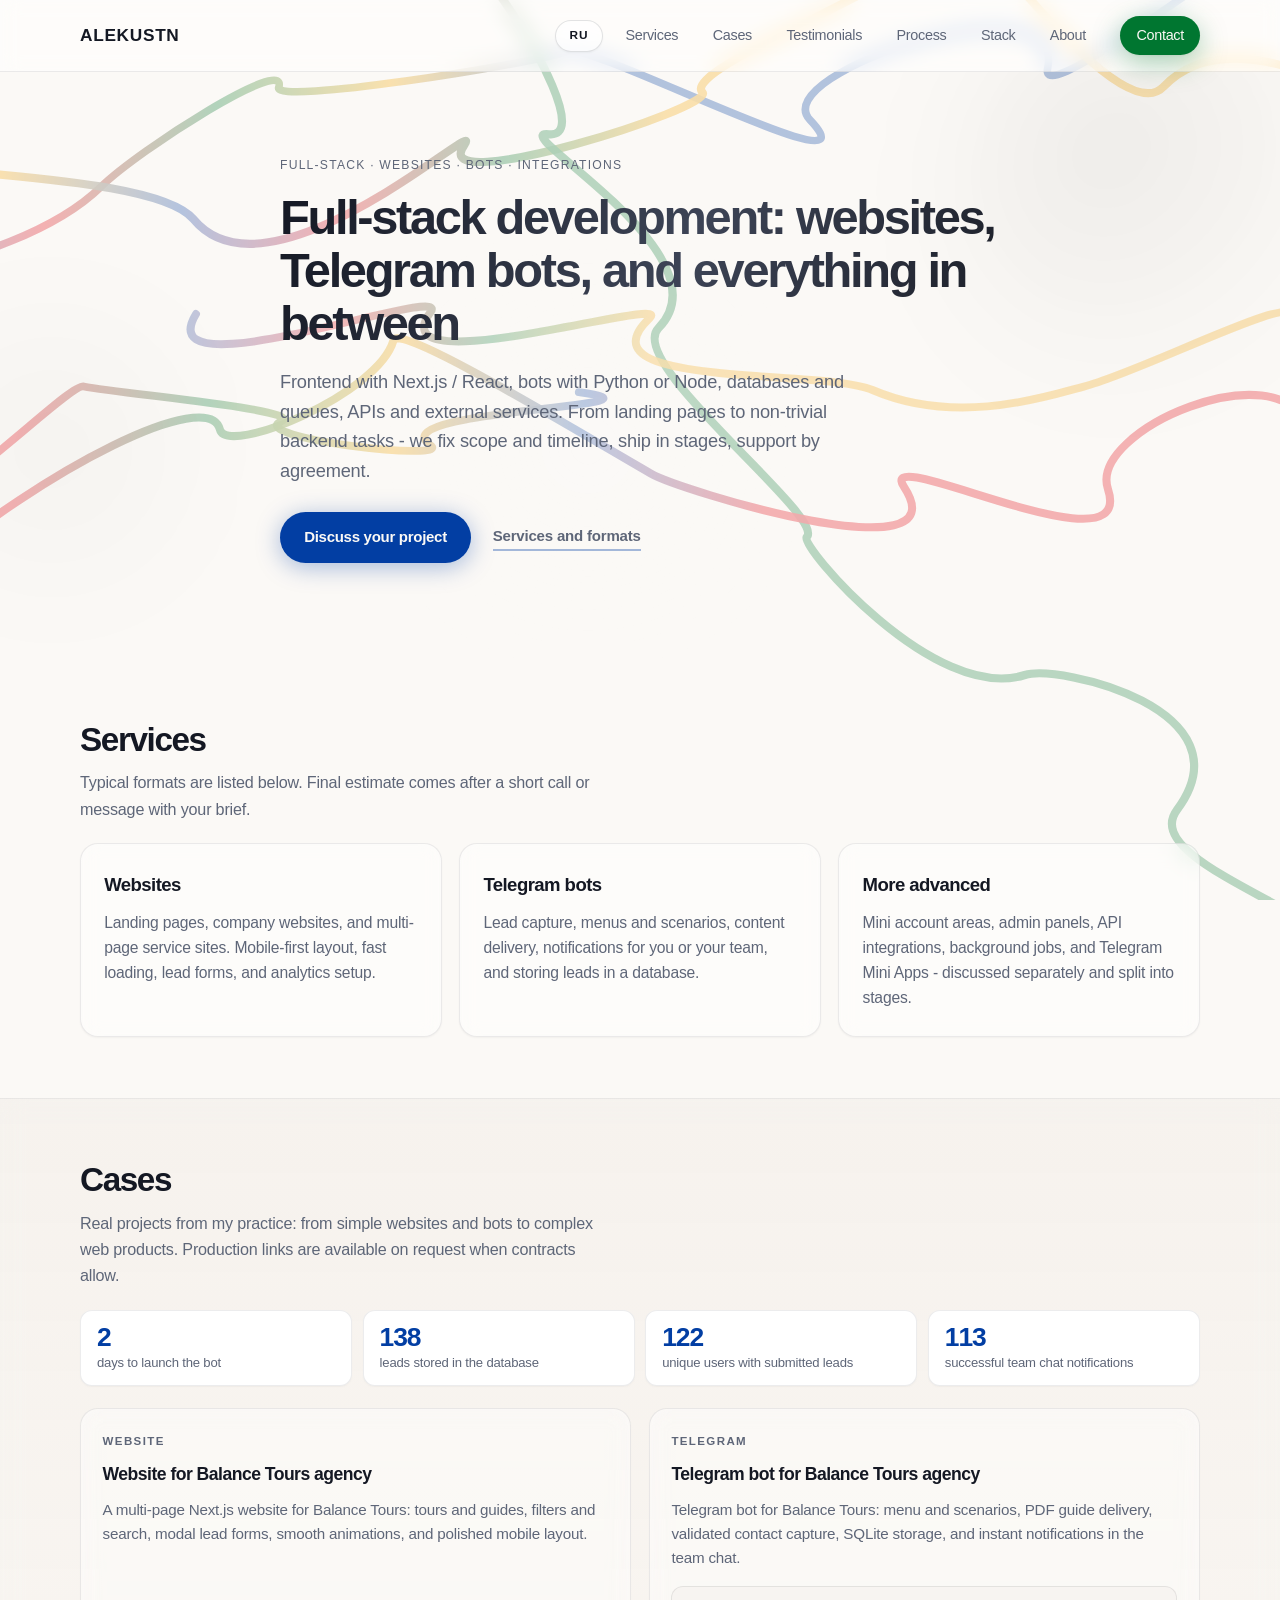
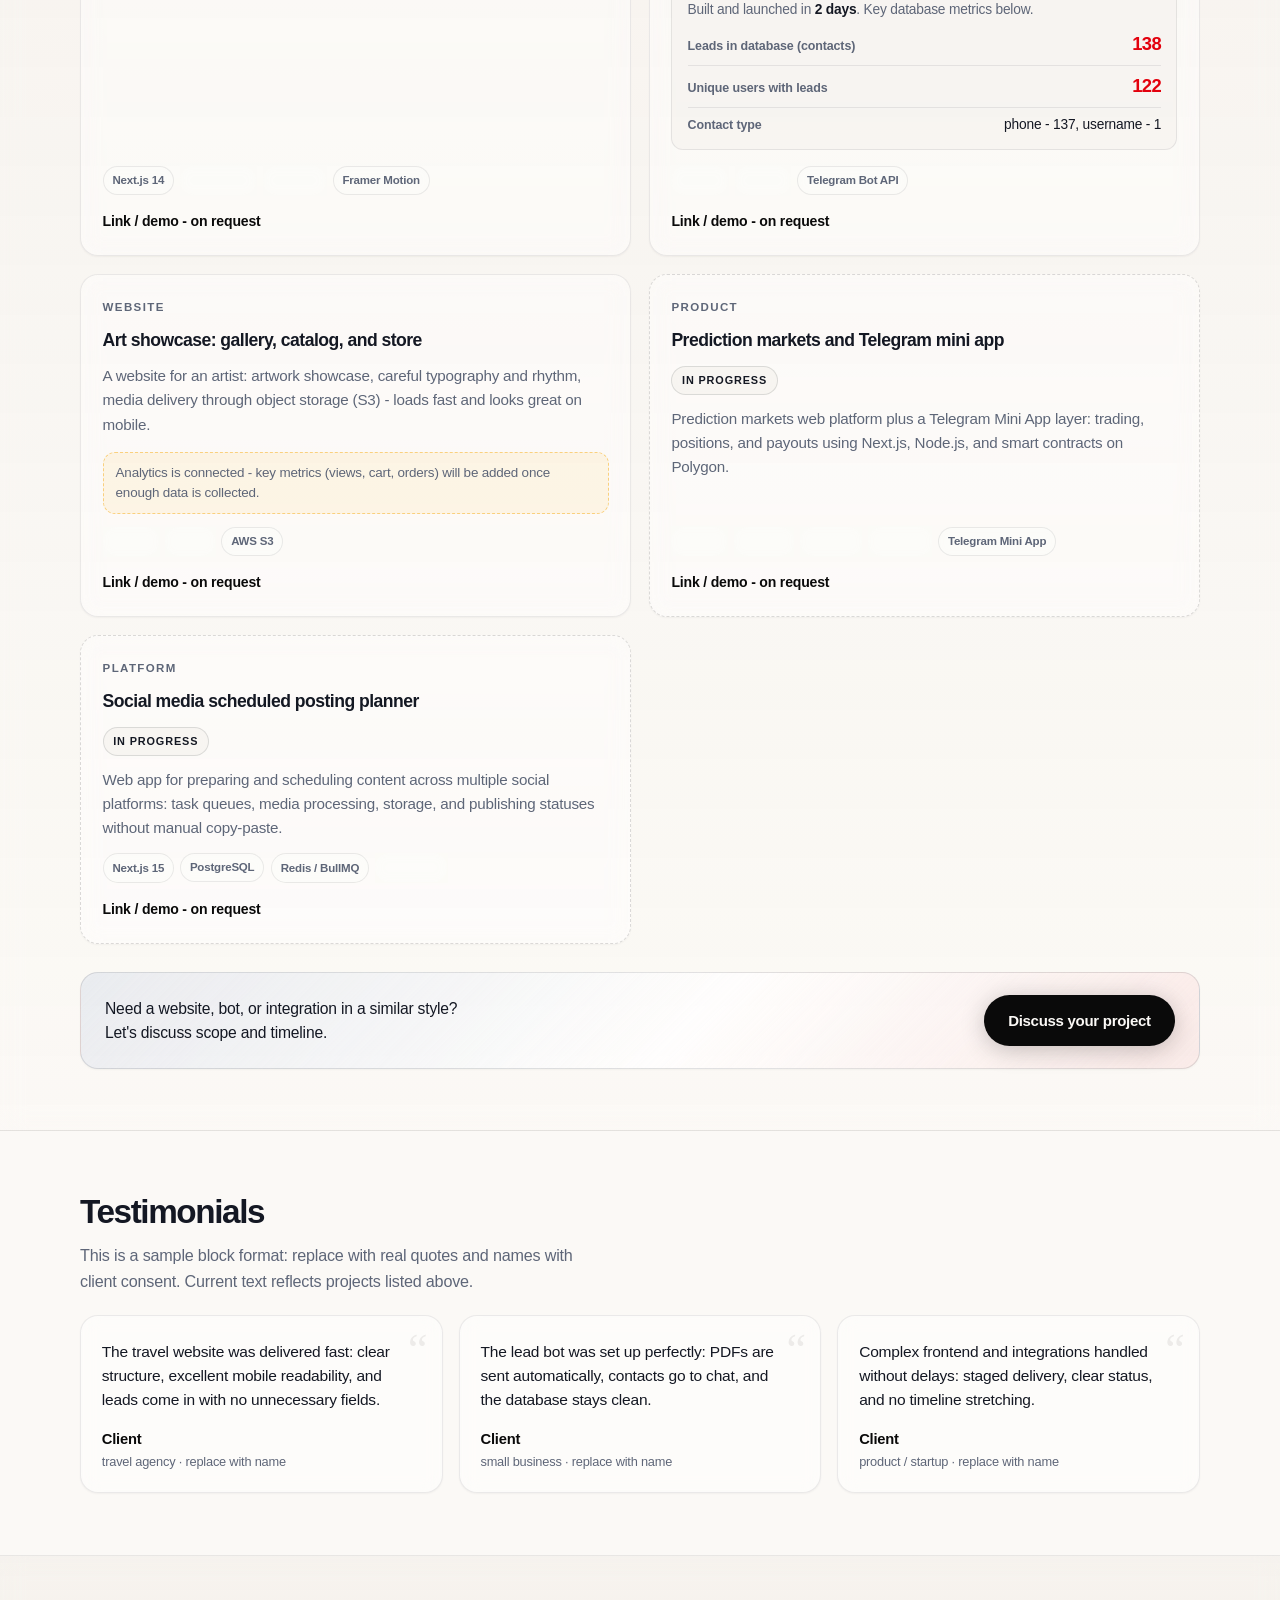
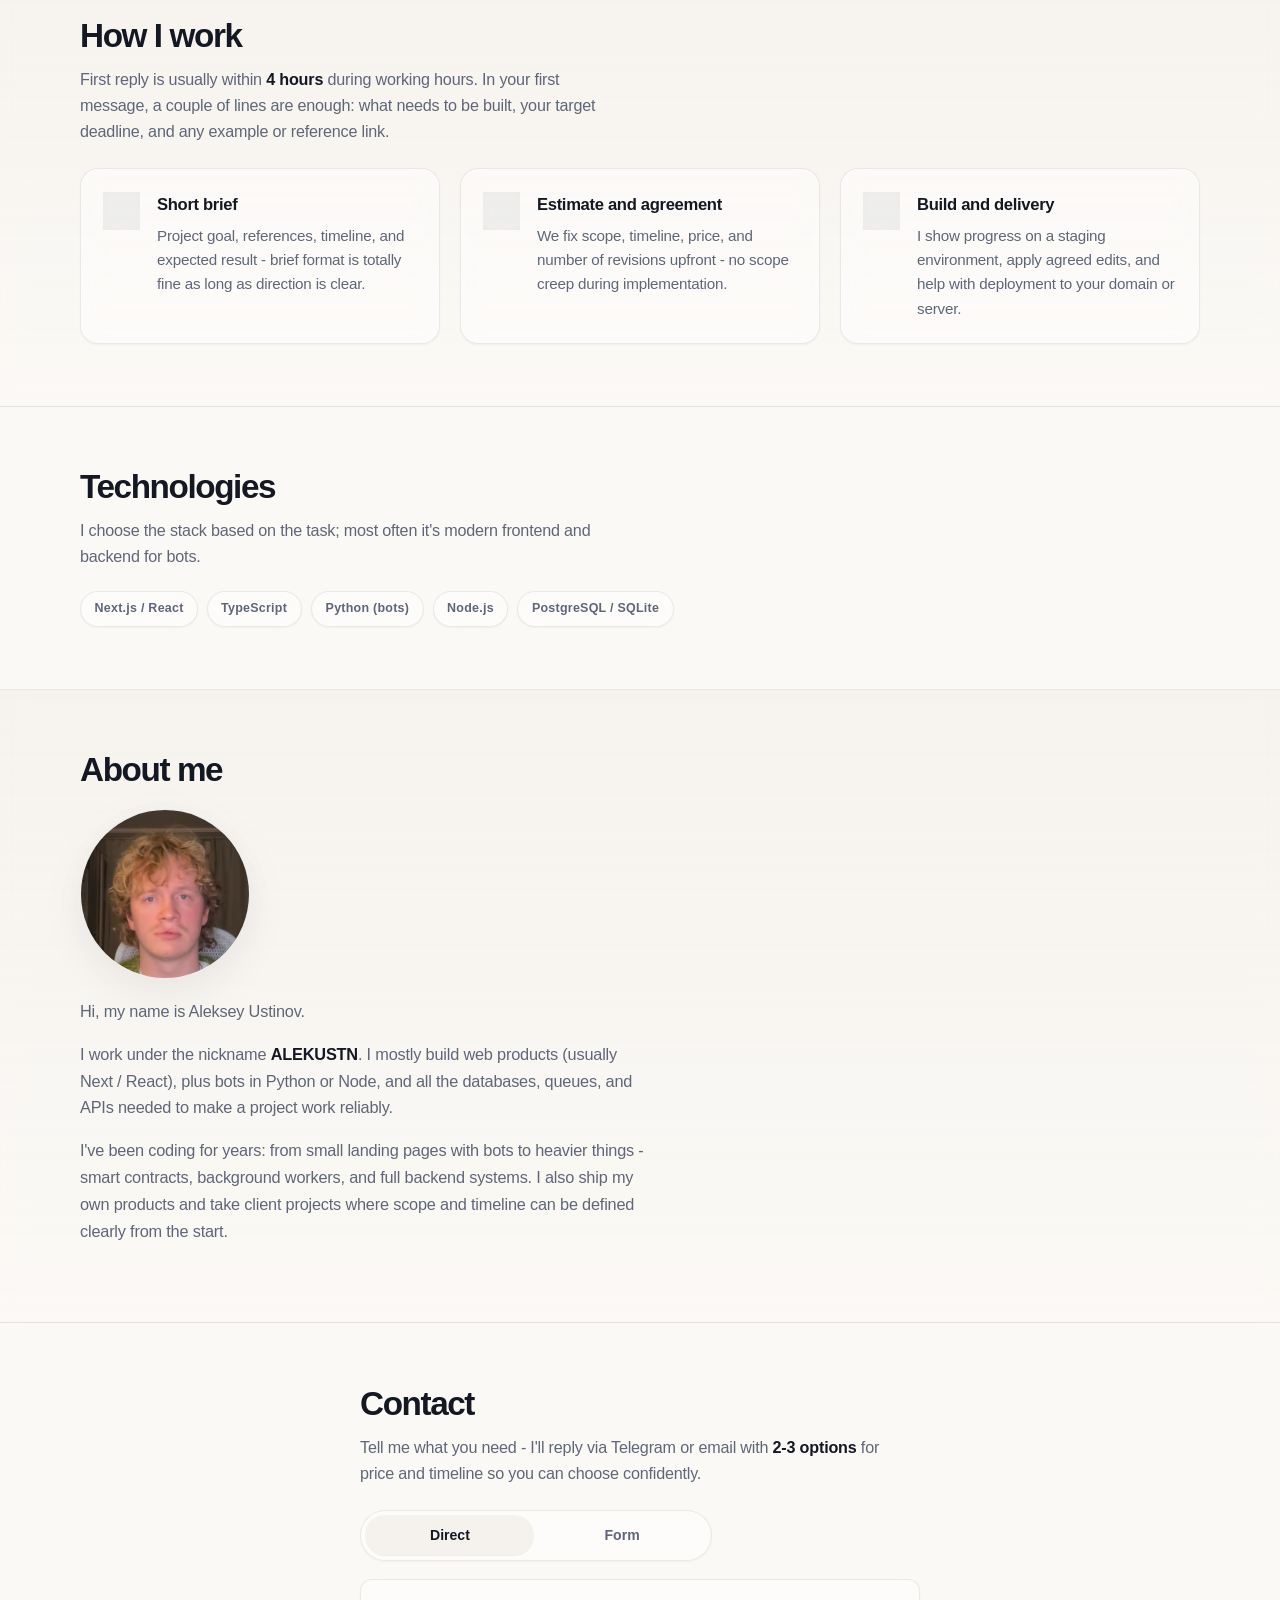
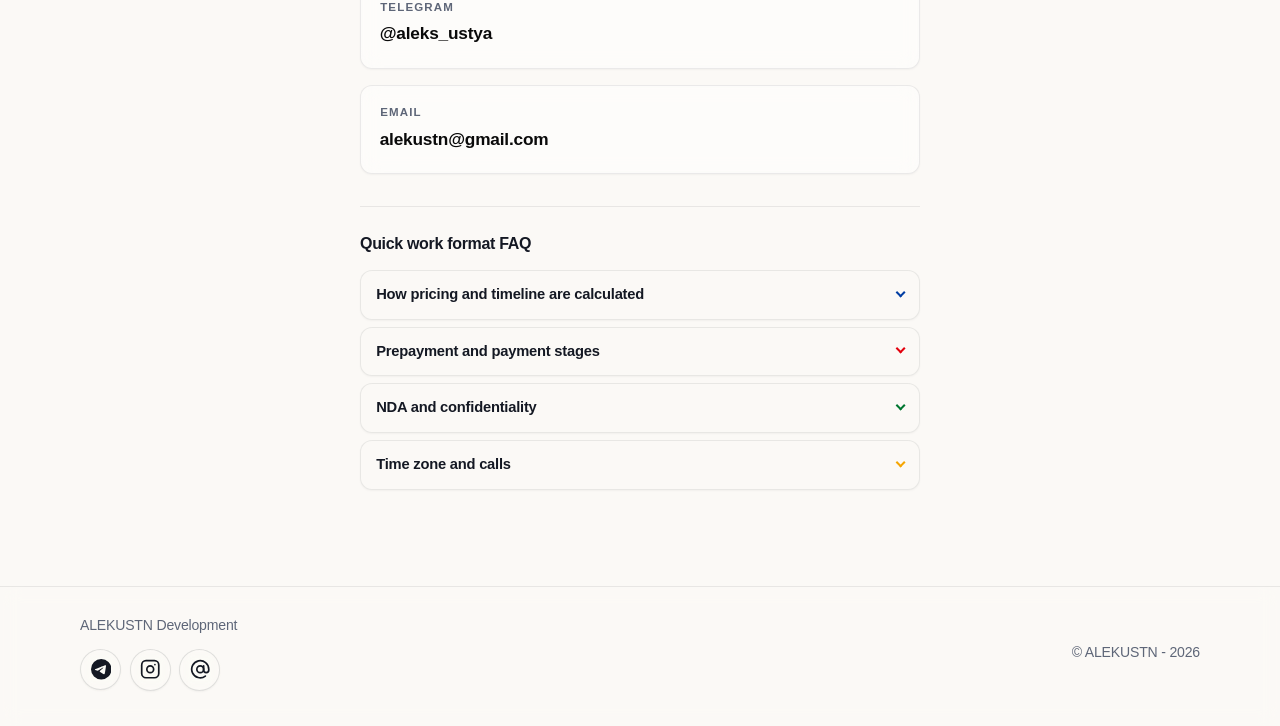
<file: index.html>
<!DOCTYPE html>
<html lang="ru">
  <head>
    <meta charset="UTF-8" />
    <meta name="viewport" content="width=device-width, initial-scale=1" />
    <meta
      name="description"
      content="Full-stack разработка: сайты, Telegram-боты, API и интеграции. Быстрые сроки, понятный процесс."
    />
    <meta name="theme-color" content="#fbf9f6" />
    <meta name="color-scheme" content="light" />
    <meta name="format-detection" content="telephone=no" />
    <meta name="robots" content="index,follow" />
    <meta name="author" content="ALEKUSTN" />
    <title>ALEKUSTN Development — сайты, боты, full-stack</title>
    <link rel="stylesheet" href="styles.css" />
  </head>
  <body>
    <a class="skip-link" href="#main">К содержанию</a>

    <div class="flow-lines" aria-hidden="true">
      <svg
        class="flow-lines__svg"
        xmlns="http://www.w3.org/2000/svg"
        viewBox="0 0 1920 1200"
        preserveAspectRatio="xMidYMid slice"
        focusable="false"
      >
        <defs>
          <linearGradient
            id="flow-grad-a"
            x1="0"
            y1="0"
            x2="960"
            y2="0"
            gradientUnits="userSpaceOnUse"
          >
            <stop offset="0%" stop-color="#023ea3" />
            <stop offset="26%" stop-color="#e3000d" />
            <stop offset="50%" stop-color="#007630" />
            <stop offset="74%" stop-color="#f5a502" />
            <stop offset="100%" stop-color="#023ea3" />
            <animateTransform
              attributeName="gradientTransform"
              type="translate"
              additive="sum"
              values="-420 0; 420 0; -420 0"
              keyTimes="0;0.5;1"
              dur="10s"
              repeatCount="indefinite"
            />
          </linearGradient>
          <linearGradient
            id="flow-grad-b"
            x1="0"
            y1="0"
            x2="880"
            y2="60"
            gradientUnits="userSpaceOnUse"
          >
            <stop offset="0%" stop-color="#f5a502" />
            <stop offset="28%" stop-color="#023ea3" />
            <stop offset="52%" stop-color="#e3000d" />
            <stop offset="76%" stop-color="#007630" />
            <stop offset="100%" stop-color="#f5a502" />
            <animateTransform
              attributeName="gradientTransform"
              type="translate"
              additive="sum"
              values="360 0; -360 0; 360 0"
              keyTimes="0;0.5;1"
              dur="12s"
              repeatCount="indefinite"
            />
          </linearGradient>
          <linearGradient
            id="flow-grad-c"
            x1="0"
            y1="0"
            x2="720"
            y2="-40"
            gradientUnits="userSpaceOnUse"
          >
            <stop offset="0%" stop-color="#007630" />
            <stop offset="30%" stop-color="#f5a502" />
            <stop offset="55%" stop-color="#023ea3" />
            <stop offset="78%" stop-color="#e3000d" />
            <stop offset="100%" stop-color="#007630" />
            <animateTransform
              attributeName="gradientTransform"
              type="translate"
              additive="sum"
              values="-300 0; 500 0; -300 0"
              keyTimes="0;0.5;1"
              dur="8s"
              repeatCount="indefinite"
            />
          </linearGradient>
          <linearGradient
            id="flow-grad-d"
            x1="0"
            y1="0"
            x2="1000"
            y2="80"
            gradientUnits="userSpaceOnUse"
          >
            <stop offset="0%" stop-color="#e3000d" />
            <stop offset="25%" stop-color="#007630" />
            <stop offset="50%" stop-color="#f5a502" />
            <stop offset="75%" stop-color="#023ea3" />
            <stop offset="100%" stop-color="#e3000d" />
            <animateTransform
              attributeName="gradientTransform"
              type="translate"
              additive="sum"
              values="0 0; 480 0; 0 0"
              keyTimes="0;0.5;1"
              dur="11s"
              repeatCount="indefinite"
            />
          </linearGradient>
        </defs>
        <path
          class="flow-lines__path"
          fill="none"
          stroke="url(#flow-grad-a)"
          stroke-width="10.1"
          stroke-linecap="round"
          stroke-linejoin="round"
          d="M0 0"
        />
        <path
          class="flow-lines__path flow-lines__path--b"
          fill="none"
          stroke="url(#flow-grad-b)"
          stroke-width="10.9"
          stroke-linecap="round"
          stroke-linejoin="round"
          d="M0 0"
        />
        <path
          class="flow-lines__path flow-lines__path--c"
          fill="none"
          stroke="url(#flow-grad-c)"
          stroke-width="10.85"
          stroke-linecap="round"
          stroke-linejoin="round"
          d="M0 0"
        />
        <path
          class="flow-lines__path flow-lines__path--d"
          fill="none"
          stroke="url(#flow-grad-d)"
          stroke-width="10.75"
          stroke-linecap="round"
          stroke-linejoin="round"
          d="M0 0"
        />
        <path
          class="flow-lines__path flow-lines__path--e"
          fill="none"
          stroke="url(#flow-grad-b)"
          stroke-width="10.55"
          stroke-linecap="round"
          stroke-linejoin="round"
          d="M0 0"
        />
        <path
          class="flow-lines__path flow-lines__path--f"
          fill="none"
          stroke="url(#flow-grad-d)"
          stroke-width="10.45"
          stroke-linecap="round"
          stroke-linejoin="round"
          d="M0 0"
        />
        <path
          class="flow-lines__path flow-lines__path--g"
          fill="none"
          stroke="url(#flow-grad-a)"
          stroke-width="10.35"
          stroke-linecap="round"
          stroke-linejoin="round"
          d="M0 0"
        />
      </svg>
    </div>

    <header class="site-header">
      <div class="wrap header-inner">
        <a class="logo" href="#" aria-label="ALEKUSTN — на главную">ALEKUSTN</a>
        <button
          type="button"
          class="lang-toggle"
          data-lang-toggle
          aria-label="Switch language"
        >
          EN
        </button>
        <div class="nav-slot">
          <button
            type="button"
            class="nav-toggle"
            aria-expanded="false"
            aria-controls="site-nav"
            data-nav-toggle
          >
            <span class="sr-only">Открыть меню</span>
            <span class="nav-toggle-bar"></span>
          </button>
          <button
            type="button"
            class="nav-close"
            data-nav-close
            aria-label="Закрыть меню"
          >
            <span class="nav-close-x" aria-hidden="true"></span>
          </button>
        </div>
        <nav class="site-nav" id="site-nav" data-nav>
          <a href="#services">Услуги</a>
          <a href="#work">Кейсы</a>
          <a href="#testimonials">Отзывы</a>
          <a href="#process">Процесс</a>
          <a href="#stack">Стек</a>
          <a href="#about">Обо мне</a>
          <a href="#contact" class="nav-cta">Связаться</a>
        </nav>
      </div>
    </header>

    <main id="main">
      <section class="hero">
        <div class="hero-mesh" aria-hidden="true">
          <span class="hero-blob hero-blob--a"></span>
          <span class="hero-blob hero-blob--b"></span>
          <span class="hero-blob hero-blob--c"></span>
        </div>
        <div class="wrap hero-inner">
          <p class="eyebrow reveal" data-reveal>Full-stack · сайты · боты · интеграции</p>
          <h1 class="reveal" data-reveal>
            Full-stack разработка: сайты, Telegram-боты и всё, что их связывает
          </h1>
          <p class="lead reveal" data-reveal>
            Фронт на Next.js / React, боты на Python или Node, базы и очереди,
            API и внешние сервисы. От лендинга до нетривиального бэкенда —
            фиксируем объём и сроки, сдаём поэтапно, поддержка по договорённости.
          </p>
          <div class="hero-actions reveal" data-reveal>
            <a class="btn btn-primary" href="#contact">Обсудить проект</a>
            <a class="hero-text-link" href="#services">Услуги и форматы</a>
          </div>
        </div>
      </section>

      <section id="services" class="section">
        <div class="wrap">
          <h2 class="section-title reveal" data-reveal>Услуги</h2>
          <p class="section-intro reveal" data-reveal>
            Ниже — типичные форматы. Точная смета после короткого созвона или
            сообщения с ТЗ.
          </p>
          <ul class="cards">
            <li class="card reveal" data-reveal>
              <h3>Сайты</h3>
              <p>
                Лендинг, сайт-визитка компании, многостраничник услуг. Вёрстка
                под мобильные, быстрая загрузка, формы заявок, подключение
                аналитики.
              </p>
            </li>
            <li class="card reveal" data-reveal>
              <h3>Telegram-боты</h3>
              <p>
                Приём заявок, меню и сценарии, рассылка материалов, уведомления
                вам или менеджерам, сохранение лидов в базу.
              </p>
            </li>
            <li class="card reveal" data-reveal>
              <h3>Чуть сложнее</h3>
              <p>
                Мини-кабинет, админка, интеграции с API, фоновые задачи,
                Telegram Mini App — обсуждаем объём отдельно, режем на этапы.
              </p>
            </li>
          </ul>
        </div>
      </section>

      <section id="work" class="section section-alt">
        <div class="wrap">
          <h2 class="section-title reveal" data-reveal>Кейсы</h2>
          <p class="section-intro reveal" data-reveal>
            Реальные проекты из моей практики: от визиток и ботов до сложных
            веб-приложений. Ссылки на прод — по запросу, если договор это
            позволяет.
          </p>
          <ul class="trust-strip reveal" data-reveal aria-label="Цифры по кейсу Telegram-бота">
            <li>
              <span class="trust-num">2</span>
              <span class="trust-label">дня до запуска бота</span>
            </li>
            <li>
              <span class="trust-num">138</span>
              <span class="trust-label">заявок в базе</span>
            </li>
            <li>
              <span class="trust-num">122</span>
              <span class="trust-label">уникальных пользователей с заявкой</span>
            </li>
            <li>
              <span class="trust-num">113</span>
              <span class="trust-label">успешных уведомлений в чат команды</span>
            </li>
          </ul>
          <div class="case-grid">
            <article class="case-card reveal" data-reveal>
              <p class="case-kind">Сайт</p>
              <h3 class="case-title">Сайт для турагентства Balance Tours</h3>
              <p class="case-desc">
                Многостраничный сайт для Balance Tours на Next.js: туры и гайды,
                фильтры и поиск, заявки из модального окна, плавные анимации и
                аккуратная мобильная вёрстка.
              </p>
              <ul class="case-tags" aria-label="Стек">
                <li>Next.js 14</li>
                <li>TypeScript</li>
                <li>Tailwind</li>
                <li>Framer Motion</li>
              </ul>
              <a class="case-link" href="#contact">Ссылка / демо — по запросу</a>
            </article>
            <article
              id="case-balance-bot"
              class="case-card reveal"
              data-reveal
            >
              <p class="case-kind">Telegram</p>
              <h3 class="case-title">Бот для турагентства Balance Tours</h3>
              <p class="case-desc">
                Telegram-бот под Balance Tours: меню и сценарии, выдача
                PDF-гайда, сбор контактов с проверкой, SQLite и мгновенные
                уведомления в рабочий чат команды.
              </p>
              <div class="case-metrics" aria-label="Метрики и статистика">
                <p class="case-metrics-lead">
                  Собрано и запущено за <strong>2 дня</strong>. Ниже — ключевые
                  показатели по базе.
                </p>
                <dl class="case-metrics-grid">
                  <div class="case-metrics-row">
                    <dt>Заявок в базе (contacts)</dt>
                    <dd><span class="case-stat-num">138</span></dd>
                  </div>
                  <div class="case-metrics-row">
                    <dt>Уникальных пользователей с заявкой</dt>
                    <dd><span class="case-stat-num">122</span></dd>
                  </div>
                  <div class="case-metrics-row">
                    <dt>Тип контакта</dt>
                    <dd>телефон — 137, username — 1</dd>
                  </div>
                </dl>
              </div>
              <ul class="case-tags" aria-label="Стек">
                <li>Python</li>
                <li>SQLite</li>
                <li>Telegram Bot API</li>
              </ul>
              <a class="case-link" href="#contact">Ссылка / демо — по запросу</a>
            </article>
            <article class="case-card reveal" data-reveal>
              <p class="case-kind">Сайт</p>
              <h3 class="case-title">Арт-витрина: галерея, каталог и магазин</h3>
              <p class="case-desc">
                Сайт для художника: витрина работ, внимание к типографике и
                ритму сетки, загрузка и раздача медиа через объектное хранилище
                (S3) — быстро открывается и хорошо смотрится с телефона.
              </p>
              <p class="case-metrics-placeholder">
                Аналитика подключена — ключевые метрики (просмотры, корзина,
                заказы) добавлю сюда, когда накопится достаточно данных.
              </p>
              <ul class="case-tags" aria-label="Стек">
                <li>Next.js</li>
                <li>React</li>
                <li>AWS S3</li>
              </ul>
              <a class="case-link" href="#contact">Ссылка / демо — по запросу</a>
            </article>
            <article class="case-card case-card--wip reveal" data-reveal>
              <p class="case-kind">Продукт</p>
              <h3 class="case-title">
                Предсказательные рынки и мини-приложение в Telegram
              </h3>
              <p class="case-status">В процессе разработки</p>
              <p class="case-desc">
                Веб-платформа prediction markets плюс удобный слой в Telegram
                Mini App: торги, позиции и выплаты на связке Next.js, Node.js и
                смарт-контрактов в сети Polygon.
              </p>
              <ul class="case-tags" aria-label="Стек">
                <li>Next.js</li>
                <li>Node.js</li>
                <li>Hardhat</li>
                <li>Polygon</li>
                <li>Telegram Mini App</li>
              </ul>
              <a class="case-link" href="#contact">Ссылка / демо — по запросу</a>
            </article>
            <article class="case-card case-card--wip reveal" data-reveal>
              <p class="case-kind">Платформа</p>
              <h3 class="case-title">
                Планировщик отложенного постинга в соцсети
              </h3>
              <p class="case-status">В процессе разработки</p>
              <p class="case-desc">
                Веб-приложение для подготовки и отложенной публикации контента
                в несколько соцсетей: очереди задач, обработка медиа, хранение и
                статусы отправки — без ручного копирования в каждый канал.
              </p>
              <ul class="case-tags" aria-label="Стек">
                <li>Next.js 15</li>
                <li>PostgreSQL</li>
                <li>Redis / BullMQ</li>
                <li>Supabase</li>
              </ul>
              <a class="case-link" href="#contact">Ссылка / демо — по запросу</a>
            </article>
          </div>
          <div class="cta-mid reveal" data-reveal>
            <p class="cta-mid__text">
              Нужен сайт, бот или интеграция в том же духе — обсудим объём и
              сроки.
            </p>
            <a class="btn btn-primary" href="#contact">Обсудить проект</a>
          </div>
        </div>
      </section>

      <section id="testimonials" class="section">
        <div class="wrap">
          <h2 class="section-title reveal" data-reveal>Отзывы</h2>
          <p class="section-intro reveal" data-reveal>
            Ниже — формат блока: подставьте реальные цитаты и имена с
            согласия клиентов. Тексты сейчас отражают тип задач из кейсов выше.
          </p>
          <div class="testimonial-grid">
            <figure class="testimonial reveal" data-reveal>
              <blockquote class="testimonial-quote">
                Сайт под туры сделали быстро: структура понятная, на телефоне
                всё читается, заявки приходят без лишних полей.
              </blockquote>
              <figcaption class="testimonial-meta">
                <span class="testimonial-name">Заказчик</span>
                <span class="testimonial-role">турфирма · замените на имя</span>
              </figcaption>
            </figure>
            <figure class="testimonial reveal" data-reveal>
              <blockquote class="testimonial-quote">
                Бот для лидов настроили чётко: PDF уходит сам, контакты
                падают в чат, база не теряется.
              </blockquote>
              <figcaption class="testimonial-meta">
                <span class="testimonial-name">Заказчик</span>
                <span class="testimonial-role">малый бизнес · замените на имя</span>
              </figcaption>
            </figure>
            <figure class="testimonial reveal" data-reveal>
              <blockquote class="testimonial-quote">
                Сложный фронт и интеграции — без «сделаем потом»: этапами,
                с понятным статусом, без растягивания сроков.
              </blockquote>
              <figcaption class="testimonial-meta">
                <span class="testimonial-name">Заказчик</span>
                <span class="testimonial-role">продукт / стартап · замените на имя</span>
              </figcaption>
            </figure>
          </div>
        </div>
      </section>

      <section id="process" class="section section-alt">
        <div class="wrap">
          <h2 class="section-title reveal" data-reveal>Как работаю</h2>
          <p class="section-intro process-intro reveal" data-reveal>
            Первый ответ — как правило в течение <strong>4 часов</strong> в
            рабочее время. В первом сообщении достаточно пары фраз: что нужно
            сделать, к какому сроку ориентируетесь, есть ли пример или ссылка.
          </p>
          <ol class="steps">
            <li class="reveal" data-reveal>
              <span class="step-num">1</span>
              <div>
                <h3>Короткое ТЗ</h3>
                <p>
                  Цель сайта или бота, референсы, сроки, что должно получиться
                  на выходе — можно очень кратко, главное, чтобы было понятно
                  направление.
                </p>
              </div>
            </li>
            <li class="reveal" data-reveal>
              <span class="step-num">2</span>
              <div>
                <h3>Смета и договорённость</h3>
                <p>
                  Фиксируем объём, срок, стоимость и количество правок — без
                  «раздувания» задачи по ходу.
                </p>
              </div>
            </li>
            <li class="reveal" data-reveal>
              <span class="step-num">3</span>
              <div>
                <h3>Разработка и сдача</h3>
                <p>
                  Показываю результат на тестовой среде, вношу согласованные
                  правки, помогаю с запуском на вашем домене или сервере.
                </p>
              </div>
            </li>
          </ol>
        </div>
      </section>

      <section id="stack" class="section">
        <div class="wrap">
          <h2 class="section-title reveal" data-reveal>Технологии</h2>
          <p class="section-intro reveal" data-reveal>
            Подбираю стек под задачу; чаще всего это современный фронт и
            бэкенд для ботов.
          </p>
          <ul class="tags reveal" data-reveal aria-label="Основной стек">
            <li>Next.js / React</li>
            <li>TypeScript</li>
            <li>Python (боты)</li>
            <li>Node.js</li>
            <li>PostgreSQL / SQLite</li>
          </ul>
        </div>
      </section>

      <section id="about" class="section section-alt">
        <div class="wrap about-wrap">
          <h2 class="section-title reveal" data-reveal>Обо мне</h2>
          <div class="about-body reveal" data-reveal>
            <figure class="about-photo">
              <img
                src="IMG_0199.PNG"
                alt="Алексей Устинов"
                loading="lazy"
                decoding="async"
              />
            </figure>
            <p>Здравствуйте, меня зовут Алексей Устинов.</p>
            <p>
              Работаю под ником <strong>ALEKUSTN</strong>. По сути кручу веб
              (чаще всего Next / React), плюс боты на Python или Node, и всякие
              базы, очереди и API — когда без этого проект не взлетит.
            </p>
            <p>
              В коде давно: были и маленькие лендинги с ботами, и штуки потяжелее
              — смарт-контракты, фоновые воркеры, нормальный бэкенд. Сейчас
              параллельно допиливаю свои проекты и беру заказы, где заранее
              можно нормально описать задачу и срок, без «сделаем как-нибудь».
            </p>
          </div>
        </div>
      </section>

      <section id="contact" class="section section-cta">
        <div class="wrap contact-inner">
          <h2 class="section-title reveal" data-reveal>Связаться</h2>
          <p class="section-intro contact-lead reveal" data-reveal>
            Напишите, что нужно сделать — отвечу в Telegram или на почте с
            <strong>2–3 вариантами</strong> по цене и срокам, чтобы можно было
            выбрать без догадок.
          </p>
          <div class="contact-block reveal" data-reveal data-contact-panel>
            <div
              class="contact-switch"
              role="tablist"
              aria-label="Как с вами связаться"
            >
              <button
                type="button"
                class="contact-switch-btn is-active"
                role="tab"
                id="contact-tab-direct"
                aria-selected="true"
                aria-controls="contact-panel-direct"
                data-contact-tab="direct"
              >
                Напрямую
              </button>
              <button
                type="button"
                class="contact-switch-btn"
                role="tab"
                id="contact-tab-form"
                aria-selected="false"
                aria-controls="contact-panel-form"
                data-contact-tab="form"
              >
                Форма
              </button>
            </div>
            <div
              id="contact-panel-direct"
              class="contact-tabpanel"
              role="tabpanel"
              aria-labelledby="contact-tab-direct"
            >
              <ul class="contact-list">
                <li>
                  <span class="contact-label">Telegram</span>
                  <a
                    class="contact-value"
                    href="https://t.me/aleks_ustya"
                    rel="noopener noreferrer"
                    target="_blank"
                    >@aleks_ustya</a>
                </li>
                <li>
                  <span class="contact-label">Почта</span>
                  <a class="contact-value" href="mailto:alekustn@gmail.com"
                    >alekustn@gmail.com</a>
                </li>
              </ul>
            </div>
            <div
              id="contact-panel-form"
              class="contact-tabpanel"
              role="tabpanel"
              aria-labelledby="contact-tab-form"
              hidden
            >
              <form
                class="contact-form"
                data-contact-form
                data-contact-api="https://alekustn.store/api/send-contact-form"
              >
                <div class="contact-field">
                  <label for="contact-name">Имя</label>
                  <input
                    id="contact-name"
                    name="contact_name"
                    type="text"
                    autocomplete="name"
                    required
                    placeholder="Как к вам обращаться"
                  />
                </div>
                <div class="contact-field">
                  <label for="contact-reach">Почта или Telegram</label>
                  <input
                    id="contact-reach"
                    name="contact_reach"
                    type="text"
                    autocomplete="email"
                    required
                    placeholder="email@… или @username"
                  />
                </div>
                <div class="contact-intake">
                  <p class="contact-intake-presets-label" data-i18n-presets-label>
                    Шаблон в сообщение — кнопка подставляет текст, другая заменит его
                    целиком. Всё можно править.
                  </p>
                  <div class="contact-msg-presets" data-msg-presets>
                    <button type="button" class="msg-preset" data-msg-preset="site_landing">
                      Лендинг
                    </button>
                    <button type="button" class="msg-preset" data-msg-preset="site_multipage">
                      Многостраничник
                    </button>
                    <button type="button" class="msg-preset" data-msg-preset="bot_leads">
                      Бот для заявок
                    </button>
                    <button type="button" class="msg-preset" data-msg-preset="bot_notify">
                      Бот + уведомления
                    </button>
                    <button type="button" class="msg-preset" data-msg-preset="miniapp">
                      Mini App
                    </button>
                    <button type="button" class="msg-preset" data-msg-preset="api_integration">
                      Интеграция / API
                    </button>
                    <button type="button" class="msg-preset" data-msg-preset="unsure">
                      Нужна помощь с формулировкой
                    </button>
                  </div>
                </div>
                <div class="contact-field">
                  <label for="contact-msg">Вопрос</label>
                  <textarea
                    id="contact-msg"
                    name="contact_msg"
                    rows="4"
                    required
                    placeholder="Кратко: что нужно сделать, сроки, если есть — ссылка на ТЗ или пример"
                  ></textarea>
                </div>
                <p class="contact-form-promise">
                  После отправки отвечу тем же каналом (Telegram или почта) и
                  предложу несколько сметных вариантов с ценой и сроком — от
                  минимального объёма до расширенного.
                </p>
                <button type="submit" class="btn btn-primary contact-submit">
                  Отправить
                </button>
              </form>
              <p
                class="contact-form-success"
                id="contact-form-success"
                hidden
                role="status"
              >
                Сообщение отправлено. Отвечу в Telegram или на почту.
              </p>
              <p class="contact-form-error" id="contact-form-error" hidden role="alert"></p>
              <p class="contact-form-note">
                Отправка идёт через тот же API, что и форма на
                <a
                  href="https://alekustn.store/contacts"
                  rel="noopener noreferrer"
                  target="_blank"
                  >alekustn.store</a>
                (уведомление в Telegram и подписка в MailerLite). Если API
                недоступен, можно поменять URL в атрибуте
                <code>data-contact-api</code> или написать через вкладку
                «Напрямую».
              </p>
            </div>
          </div>
          <div
            class="mini-faq reveal"
            data-reveal
            role="region"
            aria-labelledby="mini-faq-heading"
          >
            <h3 class="mini-faq__title" id="mini-faq-heading">
              Коротко о формате работы
            </h3>
            <div class="mini-faq__list">
              <details class="mini-faq__item">
                <summary>Как считается стоимость и сроки</summary>
                <p>
                  Смотрю на объём экранов/сценариев, интеграции и срочность.
                  В ответе на заявку даю 2–3 варианта пакета с разной глубиной —
                  можно выбрать или скорректировать.
                </p>
              </details>
              <details class="mini-faq__item">
                <summary>Предоплата и этапы оплаты</summary>
                <p>
                  Обычно старт после согласования сметы: часть авансом, остаток
                  по этапам или при сдаче — зависит от объёма, фиксируем в
                  переписке до начала работ.
                </p>
              </details>
              <details class="mini-faq__item">
                <summary>NDA и конфиденциальность</summary>
                <p>
                  По запросу подписываю NDA или работаю по вашему шаблону. Код и
                  доступы не передаю третьим лицам.
                </p>
              </details>
              <details class="mini-faq__item">
                <summary>Часовой пояс и созвоны</summary>
                <p>
                  Живу в привычном для РФ/Европы часовом поясе; созвоны —
                  договоримся заранее. Многое можно закрыть текстом в Telegram
                  без звонка.
                </p>
              </details>
            </div>
          </div>
        </div>
      </section>
    </main>

    <footer class="site-footer">
      <div class="wrap footer-inner">
        <div class="footer-col">
          <p class="footer-tagline">
            ALEKUSTN Development
          </p>
          <ul
            class="social-links social-links--footer"
            aria-label="Профили в соцсетях"
          >
            <li>
              <a
                href="https://t.me/aleks_ustya"
                class="social-link"
                aria-label="Telegram"
                rel="noopener noreferrer"
                target="_blank"
              >
                <svg
                  class="social-icon"
                  viewBox="0 0 24 24"
                  aria-hidden="true"
                  focusable="false"
                >
                  <path
                    fill="currentColor"
                    d="M11.944 0A12 12 0 0 0 0 12a12 12 0 0 0 12 12 12 12 0 0 0 12-12A12 12 0 0 0 12 0a12 12 0 0 0-.056 0zm4.962 7.224c.1-.002.321.023.465.14a.506.506 0 0 1 .171.325c.016.093.036.306.02.47-.18 1.898-.962 6.502-1.36 8.627-.168.9-.499 1.201-.82 1.23-.696.065-1.225-.46-1.9-.902-1.056-.693-1.653-1.124-2.678-1.8-1.185-.78-.417-1.21.258-1.91.177-.184 3.247-2.977 3.307-3.23.007-.032.014-.15-.056-.212s-.174-.041-.249-.024c-.106.024-1.793 1.14-5.061 3.345-.48.33-.913.49-1.302.48-.428-.008-1.252-.241-1.865-.44-.752-.245-1.349-.374-1.297-.789.027-.216.325-.437.893-.663 3.498-1.524 5.83-2.529 6.998-3.014 3.332-1.386 4.025-1.627 4.476-1.635z"
                  />
                </svg>
              </a>
            </li>
            <li>
              <a
                href="https://www.instagram.com/alekustn"
                class="social-link"
                aria-label="Instagram"
                rel="noopener noreferrer"
                target="_blank"
              >
                <svg
                  class="social-icon social-icon--stroke"
                  viewBox="0 0 24 24"
                  aria-hidden="true"
                  focusable="false"
                >
                  <rect width="20" height="20" x="2" y="2" rx="5" ry="5" />
                  <circle cx="12" cy="12" r="4" />
                  <circle class="social-ig-dot" cx="17.5" cy="6.5" r="1" />
                </svg>
              </a>
            </li>
            <li>
              <a
                href="https://www.threads.com/@alekustn"
                class="social-link"
                aria-label="Threads"
                rel="noopener noreferrer"
                target="_blank"
              >
                <svg
                  class="social-icon social-icon--stroke"
                  viewBox="0 0 24 24"
                  aria-hidden="true"
                  focusable="false"
                >
                  <circle cx="12" cy="12" r="4" />
                  <path d="M16 8v5a3 3 0 0 0 6 0v-1a10 10 0 1 0-4 8" />
                </svg>
              </a>
            </li>
          </ul>
        </div>
        <p class="footer-year"></p>
      </div>
    </footer>

    <script src="script.js"></script>
  </body>
</html>
</file>
<file: styles.css>
:root {
  --bg: #fbf9f6;
  --bg-2: #f1ede8;
  --surface: #ffffff;
  --surface-glass: rgba(255, 255, 255, 0.52);
  --glass-bg: rgba(255, 255, 255, 0.48);
  --glass-bg-soft: rgba(251, 249, 246, 0.42);
  --glass-bg-chip: rgba(241, 237, 232, 0.5);
  --glass-blur: 10px;
  --glass-sat: 1.35;
  --line-blue: #023ea3;
  --line-red: #e3000d;
  --line-green: #007630;
  --line-yellow: #f5a502;
  --border: rgba(20, 24, 35, 0.08);
  --border-strong: rgba(20, 24, 35, 0.12);
  --text: #141823;
  --muted: #5e6678;
  --accent: #0a0a0a;
  --accent-2: #3a3f4a;
  --accent-soft: rgba(10, 10, 10, 0.08);
  --accent-glow: rgba(10, 10, 10, 0.12);
  --radius: 18px;
  --radius-sm: 12px;
  --radius-pill: 999px;
  --font: -apple-system, BlinkMacSystemFont, "SF Pro Text", "Segoe UI", Roboto,
    "Helvetica Neue", Arial, sans-serif;
  --font-display: -apple-system, BlinkMacSystemFont, "SF Pro Display", "Segoe UI",
    sans-serif;
  --shadow-sm: 0 1px 2px rgba(20, 24, 35, 0.04);
  --shadow-md: 0 12px 40px rgba(20, 24, 35, 0.08);
  --shadow-lg: 0 24px 64px rgba(20, 24, 35, 0.1);
  --ease-out: cubic-bezier(0.22, 1, 0.36, 1);
  /* Липкая шапка: якоря (#услуги, #кейсы…) не прячут заголовок под header */
  --anchor-offset: max(5.25rem, calc(env(safe-area-inset-top, 0px) + 4.5rem));
}

*,
*::before,
*::after {
  box-sizing: border-box;
}

html {
  scroll-behavior: smooth;
  scroll-padding-top: var(--anchor-offset);
}

body {
  position: relative;
  margin: 0;
  font-family: var(--font);
  font-size: 1.03rem;
  font-weight: 400;
  line-height: 1.6;
  letter-spacing: -0.012em;
  color: var(--text);
  background: var(--bg);
  -webkit-font-smoothing: antialiased;
  -moz-osx-font-smoothing: grayscale;
  font-feature-settings: "kern" 1, "lnum" 1, "tnum" 1;
}

#main {
  position: relative;
  z-index: 1;
}

.notfound {
  min-height: 100vh;
  display: grid;
  place-items: center;
  padding: 2rem 0;
  background: var(--bg);
}

.notfound-inner {
  text-align: center;
  max-width: 28rem;
}

.notfound-code {
  margin: 0 0 0.5rem;
  font-family: var(--font-display);
  font-size: clamp(3rem, 10vw, 4.5rem);
  font-weight: 700;
  letter-spacing: -0.06em;
  line-height: 1;
  color: rgba(2, 62, 163, 0.35);
}

.notfound-title {
  margin: 0 0 0.75rem;
  font-family: var(--font-display);
  font-size: clamp(1.35rem, 3vw, 1.75rem);
  font-weight: 600;
  letter-spacing: -0.03em;
}

.notfound-lead {
  margin: 0 0 1.5rem;
  color: var(--muted);
  line-height: 1.55;
  font-size: 1rem;
}

.notfound-actions {
  margin: 0;
}

.flow-lines {
  position: fixed;
  inset: 0;
  z-index: 0;
  pointer-events: none;
  overflow: hidden;
}

.flow-lines__svg {
  display: block;
  width: 100%;
  height: 100%;
  opacity: 0.32;
}

.flow-lines__path {
  opacity: 0.9;
}

.flow-lines__path--b {
  opacity: 0.88;
}

.flow-lines__path--c {
  opacity: 0.82;
}

.flow-lines__path--d {
  opacity: 0.88;
}

.flow-lines__path--e {
  opacity: 0.8;
}

.flow-lines__path--f {
  opacity: 0.88;
}

.flow-lines__path--g {
  opacity: 0.82;
}

.flow-lines__path.is-hidden {
  display: none;
}

.sr-only {
  position: absolute;
  width: 1px;
  height: 1px;
  padding: 0;
  margin: -1px;
  overflow: hidden;
  clip: rect(0, 0, 0, 0);
  white-space: nowrap;
  border: 0;
}

.skip-link {
  position: absolute;
  left: 1rem;
  top: -100px;
  background: var(--accent);
  color: #fbf9f6;
  padding: 0.5rem 1rem;
  border-radius: var(--radius-sm);
  font-weight: 600;
  z-index: 1000;
  transition: top 0.2s var(--ease-out);
}

.skip-link:focus {
  top: 1rem;
}

.wrap {
  width: min(1120px, 100% - 2.5rem);
  margin-inline: auto;
}

.site-header {
  position: sticky;
  top: 0;
  z-index: 50;
  background: var(--surface-glass);
  backdrop-filter: blur(var(--glass-blur)) saturate(var(--glass-sat));
  -webkit-backdrop-filter: blur(var(--glass-blur)) saturate(var(--glass-sat));
  border-bottom: 1px solid var(--border);
}

.header-inner {
  position: relative;
  display: flex;
  align-items: center;
  justify-content: space-between;
  gap: 1rem;
  padding: 1rem 0;
}

.logo {
  position: relative;
  font-family: var(--font-display);
  font-weight: 600;
  font-size: 1.08rem;
  letter-spacing: 0.04em;
  color: var(--text);
  text-decoration: none;
  line-height: 1;
  transition: transform 0.35s var(--ease-out), opacity 0.2s;
}

.logo::after {
  content: "";
  position: absolute;
  left: 0;
  right: 0;
  bottom: -5px;
  height: 2px;
  border-radius: 2px;
  background: var(--line-blue);
  transform: scaleX(0);
  transform-origin: left;
  transition: transform 0.35s var(--ease-out);
}

.logo:hover,
.logo:focus-visible {
  transform: translateY(-1px);
  opacity: 0.85;
}

.logo:hover::after,
.logo:focus-visible::after {
  transform: scaleX(1);
}

.lang-toggle {
  margin-left: auto;
  margin-right: 0.4rem;
  min-width: 3rem;
  height: 2rem;
  padding: 0 0.65rem;
  border-radius: var(--radius-pill);
  border: 1px solid var(--border-strong);
  background: var(--glass-bg);
  color: var(--text);
  font: inherit;
  font-size: 0.74rem;
  font-weight: 700;
  letter-spacing: 0.08em;
  cursor: pointer;
  backdrop-filter: blur(var(--glass-blur)) saturate(var(--glass-sat));
  -webkit-backdrop-filter: blur(var(--glass-blur)) saturate(var(--glass-sat));
  box-shadow: var(--shadow-sm);
  transition: transform 0.25s var(--ease-out), border-color 0.25s var(--ease-out),
    color 0.25s var(--ease-out), box-shadow 0.25s var(--ease-out);
}

.lang-toggle:hover,
.lang-toggle:focus-visible {
  transform: translateY(-1px);
  border-color: rgba(2, 62, 163, 0.36);
  color: var(--line-blue);
  box-shadow: var(--shadow-md);
}

.lang-toggle:focus-visible {
  outline: 2px solid rgba(2, 62, 163, 0.28);
  outline-offset: 2px;
}

.site-nav {
  display: flex;
  align-items: center;
  gap: 2.15rem;
}

.site-nav a {
  position: relative;
  color: var(--muted);
  text-decoration: none;
  font-size: 0.9rem;
  font-weight: 500;
  letter-spacing: -0.02em;
  transition: color 0.25s var(--ease-out);
}

.site-nav a:not(.nav-cta)::after {
  content: "";
  position: absolute;
  left: 0;
  bottom: -4px;
  width: 100%;
  height: 2px;
  border-radius: 2px;
  background: var(--line-blue);
  transform: scaleX(0);
  transform-origin: left;
  transition: transform 0.35s var(--ease-out);
}

.site-nav a:nth-child(1):not(.nav-cta)::after {
  background: var(--line-blue);
}
.site-nav a:nth-child(2):not(.nav-cta)::after {
  background: var(--line-red);
}
.site-nav a:nth-child(3):not(.nav-cta)::after {
  background: var(--line-green);
}
.site-nav a:nth-child(4):not(.nav-cta)::after {
  background: var(--line-yellow);
}
.site-nav a:nth-child(5):not(.nav-cta)::after {
  background: var(--line-blue);
}
.site-nav a:nth-child(6):not(.nav-cta)::after {
  background: var(--line-red);
}

.site-nav a:not(.nav-cta):hover::after,
.site-nav a:not(.nav-cta):focus-visible::after {
  transform: scaleX(1);
}

.site-nav a:hover,
.site-nav a:focus-visible {
  color: var(--text);
}

.nav-cta {
  position: relative;
  color: #fbf9f6 !important;
  background: var(--line-green);
  padding: 0.5rem 1rem;
  border-radius: var(--radius-pill);
  font-weight: 600;
  letter-spacing: -0.02em;
  box-shadow: var(--shadow-sm), 0 8px 28px rgba(0, 118, 48, 0.35);
  transition: transform 0.3s var(--ease-out), box-shadow 0.3s var(--ease-out),
    background 0.25s;
}

.nav-cta::after {
  display: none !important;
}

.nav-cta::before {
  content: "";
  position: absolute;
  z-index: 1;
  left: 10%;
  right: 10%;
  bottom: -7px;
  height: 3px;
  border-radius: 999px;
  background: var(--line-yellow);
  transform: scaleX(0);
  transform-origin: center;
  transition: transform 0.35s var(--ease-out);
  pointer-events: none;
}

.nav-cta:hover,
.nav-cta:focus-visible {
  transform: translateY(-2px);
  box-shadow: var(--shadow-md), 0 12px 32px rgba(0, 118, 48, 0.3);
  background: #005a26;
  color: #fbf9f6 !important;
}

.nav-cta:hover::before,
.nav-cta:focus-visible::before {
  transform: scaleX(1);
}

.nav-cta:active {
  transform: translateY(0) scale(0.98);
  transition-duration: 0.12s;
}

.nav-toggle {
  display: none;
  width: 44px;
  height: 44px;
  border: 1px solid var(--border-strong);
  border-radius: var(--radius-sm);
  background: var(--glass-bg);
  backdrop-filter: blur(var(--glass-blur)) saturate(var(--glass-sat));
  -webkit-backdrop-filter: blur(var(--glass-blur)) saturate(var(--glass-sat));
  cursor: pointer;
  align-items: center;
  justify-content: center;
  padding: 0;
  transition: background 0.2s, border-color 0.2s;
}

.nav-toggle:hover {
  background: var(--glass-bg-chip);
  backdrop-filter: blur(var(--glass-blur)) saturate(var(--glass-sat));
  -webkit-backdrop-filter: blur(var(--glass-blur)) saturate(var(--glass-sat));
}

.nav-toggle-bar,
.nav-toggle-bar::before,
.nav-toggle-bar::after {
  display: block;
  width: 18px;
  height: 2px;
  background: var(--text);
  border-radius: 2px;
  position: relative;
  transition: transform 0.3s var(--ease-out), opacity 0.2s;
}

.nav-toggle-bar::before,
.nav-toggle-bar::after {
  content: "";
  position: absolute;
  left: 0;
}

.nav-toggle-bar::before {
  top: -6px;
}

.nav-toggle-bar::after {
  top: 6px;
}

.nav-toggle[aria-expanded="true"] .nav-toggle-bar {
  background: transparent;
}

.nav-toggle[aria-expanded="true"] .nav-toggle-bar::before {
  top: 0;
  transform: rotate(45deg);
}

.nav-toggle[aria-expanded="true"] .nav-toggle-bar::after {
  top: 0;
  transform: rotate(-45deg);
}

/* На десктопе слот «прозрачен» для вёрстки; на мобиле — общая ячейка для бургера и закрытия */
.nav-slot {
  display: contents;
}

.nav-close {
  display: none;
}

@media (max-width: 720px) {
  .header-inner .logo,
  .nav-slot {
    position: relative;
    z-index: 5;
  }

  .nav-slot {
    display: block;
    width: 44px;
    height: 44px;
    flex-shrink: 0;
  }

  .lang-toggle {
    margin-right: 0.7rem;
    min-width: 2.8rem;
    height: 2.2rem;
    font-size: 0.7rem;
    padding: 0 0.58rem;
  }

  .nav-slot .nav-toggle,
  .nav-slot .nav-close {
    position: absolute;
    inset: 0;
    width: 100%;
    height: 100%;
    margin: 0;
  }

  .nav-toggle {
    display: flex;
  }

  /* без backdrop у шапки, иначе position:fixed у меню обрезается предком с filter */
  .site-header {
    z-index: 100;
    backdrop-filter: none;
    -webkit-backdrop-filter: none;
    background: rgba(251, 249, 246, 0.94);
  }

  .site-nav {
    display: none;
    position: fixed;
    inset: 0;
    /* ниже логотипа и .nav-slot, иначе оверлей перекрывает бургер и «закрыть» */
    z-index: 1;
    flex-direction: column;
    justify-content: center;
    align-items: center;
    gap: 0.55rem;
    width: 100%;
    min-width: 0;
    margin: 0;
    padding: max(1.25rem, env(safe-area-inset-top, 0px))
      max(1.25rem, env(safe-area-inset-right, 0px))
      max(1.25rem, env(safe-area-inset-bottom, 0px))
      max(1.25rem, env(safe-area-inset-left, 0px));
    border: none;
    border-radius: 0;
    box-shadow: none;
    overflow-y: auto;
    -webkit-overflow-scrolling: touch;
    background: rgba(251, 249, 246, 0.38);
    backdrop-filter: blur(32px) saturate(1.25);
    -webkit-backdrop-filter: blur(32px) saturate(1.25);
  }

  .site-nav.is-open {
    display: flex;
  }

  .site-nav a {
    width: min(22rem, 100%);
    padding: 0.95rem 1.25rem;
    border-radius: var(--radius-sm);
    text-align: center;
    font-size: 1.12rem;
    font-weight: 500;
  }

  .site-nav a:not(.nav-cta)::after {
    display: none;
  }

  .site-nav .nav-cta {
    margin-top: 0.75rem;
    width: min(22rem, 100%);
    text-align: center;
    padding: 0.75rem 1.25rem;
  }

  .nav-slot .nav-toggle {
    z-index: 1;
    transition: opacity 0.2s var(--ease-out);
  }

  /* !important: глобальный .nav-close { display: none } иначе перебивает сетку */
  .nav-slot .nav-close {
    display: grid !important;
    place-items: center;
    z-index: 2;
    padding: 0;
    border: 1px solid var(--border-strong);
    border-radius: var(--radius-sm);
    background: rgba(255, 255, 255, 0.55);
    backdrop-filter: blur(14px) saturate(1.2);
    -webkit-backdrop-filter: blur(14px) saturate(1.2);
    cursor: pointer;
    color: var(--text);
    opacity: 0;
    pointer-events: none;
    visibility: hidden;
    transition: opacity 0.2s var(--ease-out), visibility 0.2s, background 0.2s,
      border-color 0.2s, transform 0.2s var(--ease-out);
  }

  /* aria-expanded синхронен с меню — не зависит от класса на слоте */
  .nav-slot .nav-toggle[aria-expanded="true"] ~ .nav-close {
    opacity: 1;
    pointer-events: auto;
    visibility: visible;
  }

  .nav-slot .nav-toggle[aria-expanded="true"] {
    opacity: 0;
    pointer-events: none;
    visibility: hidden;
  }

  .nav-slot .nav-close:hover,
  .nav-slot .nav-close:focus-visible {
    background: rgba(255, 255, 255, 0.72);
    border-color: rgba(20, 24, 35, 0.16);
    transform: scale(1.04);
  }

  .nav-slot .nav-close:focus-visible {
    outline: 2px solid var(--line-blue);
    outline-offset: 2px;
  }

  .nav-close-x {
    position: relative;
    display: block;
    width: 1.1rem;
    height: 1.1rem;
  }

  .nav-close-x::before,
  .nav-close-x::after {
    content: "";
    position: absolute;
    left: 50%;
    top: 50%;
    width: 1.1rem;
    height: 2px;
    border-radius: 1px;
    background: currentColor;
    transform-origin: center;
  }

  .nav-close-x::before {
    transform: translate(-50%, -50%) rotate(45deg);
  }

  .nav-close-x::after {
    transform: translate(-50%, -50%) rotate(-45deg);
  }
}

.hero {
  position: relative;
  padding: clamp(2.75rem, 7vw, 5.25rem) 0 clamp(3.25rem, 8vw, 6rem);
  overflow: hidden;
}

.hero-mesh {
  position: absolute;
  inset: 0;
  pointer-events: none;
  overflow: hidden;
}

.hero-blob {
  position: absolute;
  border-radius: 50%;
  filter: blur(72px);
  opacity: 0.55;
  animation: blob-float 18s var(--ease-out) infinite;
}

.hero-blob--a {
  width: min(420px, 70vw);
  height: min(420px, 70vw);
  top: -12%;
  right: -8%;
  background: radial-gradient(
    circle at 30% 30%,
    rgba(10, 10, 10, 0.12),
    transparent 70%
  );
  animation-delay: 0s;
}

.hero-blob--b {
  width: min(360px, 60vw);
  height: min(360px, 60vw);
  bottom: 5%;
  left: -10%;
  background: radial-gradient(
    circle at 50% 50%,
    rgba(10, 10, 10, 0.08),
    transparent 68%
  );
  animation-delay: -6s;
}

.hero-blob--c {
  width: min(280px, 50vw);
  height: min(280px, 50vw);
  top: 40%;
  left: 35%;
  background: radial-gradient(
    circle,
    rgba(255, 255, 255, 0.9),
    transparent 65%
  );
  opacity: 0.35;
  animation-duration: 22s;
  animation-delay: -3s;
}

@keyframes blob-float {
  0%,
  100% {
    transform: translate(0, 0) scale(1);
  }
  33% {
    transform: translate(-3%, 4%) scale(1.05);
  }
  66% {
    transform: translate(4%, -2%) scale(0.96);
  }
}

.hero-inner {
  position: relative;
  z-index: 1;
  max-width: 720px;
}

.eyebrow {
  font-family: var(--font-display);
  font-size: 0.76rem;
  font-weight: 500;
  text-transform: uppercase;
  letter-spacing: 0.1em;
  color: var(--muted);
  margin: 0 0 1rem;
}

.hero h1 {
  font-family: var(--font-display);
  font-size: clamp(2.05rem, 4.8vw, 3.05rem);
  line-height: 1.08;
  font-weight: 600;
  margin: 0 0 1.1rem;
  letter-spacing: -0.048em;
  background: linear-gradient(115deg, var(--text) 0%, #3d4456 55%, #1a1d26 100%);
  -webkit-background-clip: text;
  background-clip: text;
  color: transparent;
}

.lead {
  margin: 0 0 1.65rem;
  color: var(--muted);
  font-size: clamp(1.02rem, 1.9vw, 1.14rem);
  line-height: 1.62;
  max-width: 56ch;
  font-weight: 400;
}

.hero-actions {
  display: flex;
  flex-wrap: wrap;
  align-items: center;
  gap: 0.75rem 1.35rem;
}

.hero-text-link {
  font-size: 0.94rem;
  font-weight: 600;
  color: var(--muted);
  text-decoration: none;
  border-bottom: 2px solid rgba(2, 62, 163, 0.35);
  padding-bottom: 0.12rem;
  transition: color 0.25s var(--ease-out), border-color 0.25s var(--ease-out),
    transform 0.25s var(--ease-out);
}

.hero-text-link:hover,
.hero-text-link:focus-visible {
  color: var(--line-blue);
  border-bottom-color: var(--line-blue);
  transform: translateY(-1px);
}

.btn {
  display: inline-flex;
  align-items: center;
  justify-content: center;
  padding: 0.8rem 1.45rem;
  border-radius: var(--radius-pill);
  font-weight: 600;
  font-size: 0.94rem;
  letter-spacing: -0.02em;
  text-decoration: none;
  border: 1px solid transparent;
  transition: transform 0.3s var(--ease-out), box-shadow 0.3s var(--ease-out),
    border-color 0.25s, background 0.25s, color 0.25s;
}

.btn-primary {
  color: #fbf9f6;
  background: var(--accent);
  box-shadow: 0 4px 24px rgba(0, 0, 0, 0.22);
}

.btn-primary:hover,
.btn-primary:focus-visible {
  transform: translateY(-3px);
  box-shadow: 0 12px 36px rgba(0, 0, 0, 0.2);
  background: #1a1a1a;
}

.btn-primary:active,
.btn-ghost:active {
  transform: translateY(0) scale(0.98);
  transition-duration: 0.12s;
}

.btn-ghost {
  border-color: var(--border-strong);
  color: var(--text);
  background: var(--glass-bg);
  backdrop-filter: blur(var(--glass-blur)) saturate(var(--glass-sat));
  -webkit-backdrop-filter: blur(var(--glass-blur)) saturate(var(--glass-sat));
  box-shadow: var(--shadow-sm);
}

.btn-ghost:hover,
.btn-ghost:focus-visible {
  transform: translateY(-2px);
  border-color: rgba(10, 10, 10, 0.18);
  box-shadow: var(--shadow-md);
}

.hero-actions .btn:nth-child(1).btn-primary {
  background: var(--line-blue);
  box-shadow: 0 4px 24px rgba(2, 62, 163, 0.35);
}

.hero-actions .btn:nth-child(1).btn-primary:hover,
.hero-actions .btn:nth-child(1).btn-primary:focus-visible {
  background: #021d6b;
  box-shadow: 0 12px 36px rgba(2, 62, 163, 0.38);
}

.hero-actions .btn:nth-child(1).btn-primary:active {
  transform: scale(0.98);
}

.section {
  padding: clamp(2.35rem, 4.8vw, 3.85rem) 0;
}

.section-alt {
  background: linear-gradient(
    180deg,
    rgba(241, 237, 232, 0.55) 0%,
    rgba(251, 249, 246, 0.42) 100%
  );
  backdrop-filter: blur(12px) saturate(var(--glass-sat));
  -webkit-backdrop-filter: blur(12px) saturate(var(--glass-sat));
  border-block: 1px solid var(--border);
}

.section-title {
  font-family: var(--font-display);
  font-size: clamp(1.55rem, 2.9vw, 2.08rem);
  font-weight: 600;
  margin: 0 0 0.65rem;
  letter-spacing: -0.042em;
  color: var(--text);
  line-height: 1.15;
}

.section-intro {
  margin: 0 0 1.35rem;
  color: var(--muted);
  max-width: 58ch;
  line-height: 1.62;
  font-size: 1.01rem;
}

.process-intro {
  margin-bottom: 1.5rem;
}

.process-intro strong {
  color: var(--text);
  font-weight: 600;
}

.cards {
  list-style: none;
  margin: 0;
  padding: 0;
  display: grid;
  gap: 1.1rem;
  grid-template-columns: repeat(auto-fit, minmax(268px, 1fr));
}

.card {
  position: relative;
  background: var(--glass-bg);
  backdrop-filter: blur(var(--glass-blur)) saturate(var(--glass-sat));
  -webkit-backdrop-filter: blur(var(--glass-blur)) saturate(var(--glass-sat));
  border: 1px solid var(--border);
  border-radius: var(--radius);
  padding: 1.6rem 1.45rem;
  box-shadow: var(--shadow-sm);
  overflow: hidden;
  transition: transform 0.45s var(--ease-out), box-shadow 0.45s var(--ease-out),
    border-color 0.35s;
}

.card::before {
  content: "";
  position: absolute;
  top: 0;
  left: 0;
  right: 0;
  height: 3px;
  background: var(--line-blue);
  transform: scaleX(0);
  transform-origin: left;
  transition: transform 0.5s var(--ease-out), background 0.25s;
}

.cards .card:nth-child(4n + 1)::before {
  background: var(--line-blue);
}
.cards .card:nth-child(4n + 2)::before {
  background: var(--line-red);
}
.cards .card:nth-child(4n + 3)::before {
  background: var(--line-green);
}
.cards .card:nth-child(4n + 4)::before {
  background: var(--line-yellow);
}

.card:hover {
  transform: translateY(-6px);
  box-shadow: var(--shadow-lg);
  border-color: rgba(10, 10, 10, 0.12);
}

.card:hover::before {
  transform: scaleX(1);
}

.card h3 {
  margin: 0 0 0.65rem;
  font-family: var(--font-display);
  font-size: 1.16rem;
  font-weight: 600;
  letter-spacing: -0.03em;
}

.card p {
  margin: 0;
  color: var(--muted);
  font-size: 0.98rem;
}

.steps {
  list-style: none;
  margin: 0;
  padding: 0;
  display: grid;
  gap: 1.5rem;
}

@media (min-width: 768px) {
  .steps {
    grid-template-columns: repeat(3, 1fr);
    gap: 1.25rem;
  }
}

.steps > li {
  display: flex;
  gap: 1rem;
  align-items: flex-start;
  background: var(--glass-bg);
  backdrop-filter: blur(var(--glass-blur)) saturate(var(--glass-sat));
  -webkit-backdrop-filter: blur(var(--glass-blur)) saturate(var(--glass-sat));
  border: 1px solid var(--border);
  border-radius: var(--radius);
  padding: 1.4rem;
  box-shadow: var(--shadow-sm);
  transition: transform 0.4s var(--ease-out), box-shadow 0.4s var(--ease-out);
}

.steps > li:hover {
  transform: translateY(-4px);
  box-shadow: var(--shadow-md);
}

.step-num {
  flex-shrink: 0;
  width: 2.35rem;
  height: 2.35rem;
  display: grid;
  place-items: center;
  font-family: var(--font-display);
  font-size: 0.9rem;
  font-weight: 700;
  color: var(--accent);
  background: rgba(10, 10, 10, 0.06);
  backdrop-filter: blur(5px);
  -webkit-backdrop-filter: blur(5px);
  border-radius: 11px;
  transition: transform 0.35s var(--ease-out), background 0.35s;
}

.steps > li:hover .step-num {
  transform: scale(1.06);
  background: rgba(10, 10, 10, 0.1);
  backdrop-filter: blur(5px);
  -webkit-backdrop-filter: blur(5px);
}

.steps h3 {
  margin: 0 0 0.35rem;
  font-size: 1.04rem;
  font-weight: 600;
  letter-spacing: -0.02em;
}

.steps p {
  margin: 0;
  color: var(--muted);
  font-size: 0.95rem;
}

.tags {
  list-style: none;
  margin: 0;
  padding: 0;
  display: flex;
  flex-wrap: wrap;
  gap: 0.55rem;
}

.tags li {
  font-family: var(--font-display);
  font-size: 0.78rem;
  font-weight: 600;
  letter-spacing: 0.02em;
  padding: 0.45rem 0.85rem;
  border-radius: var(--radius-pill);
  border: 1px solid var(--border);
  background: var(--glass-bg);
  backdrop-filter: blur(var(--glass-blur)) saturate(var(--glass-sat));
  -webkit-backdrop-filter: blur(var(--glass-blur)) saturate(var(--glass-sat));
  color: var(--muted);
  box-shadow: var(--shadow-sm);
  transition: transform 0.3s var(--ease-out), border-color 0.3s, color 0.3s;
}

.tags li:hover {
  transform: translateY(-2px);
}

.tags li:nth-child(4n + 1):hover {
  border-color: rgba(2, 62, 163, 0.45);
  color: var(--line-blue);
}
.tags li:nth-child(4n + 2):hover {
  border-color: rgba(227, 0, 13, 0.45);
  color: var(--line-red);
}
.tags li:nth-child(4n + 3):hover {
  border-color: rgba(0, 118, 48, 0.45);
  color: var(--line-green);
}
.tags li:nth-child(4n + 4):hover {
  border-color: rgba(245, 165, 2, 0.55);
  color: var(--line-yellow);
}

.case-grid {
  display: grid;
  gap: 1.1rem;
  grid-template-columns: 1fr;
}

@media (min-width: 640px) {
  .case-grid {
    grid-template-columns: repeat(2, 1fr);
  }
}

.case-card {
  position: relative;
  display: flex;
  flex-direction: column;
  gap: 0.6rem;
  min-height: 100%;
  margin: 0;
  padding: 1.45rem 1.35rem 1.3rem;
  background: var(--glass-bg);
  backdrop-filter: blur(var(--glass-blur)) saturate(var(--glass-sat));
  -webkit-backdrop-filter: blur(var(--glass-blur)) saturate(var(--glass-sat));
  border: 1px solid var(--border);
  border-radius: var(--radius);
  box-shadow: var(--shadow-sm);
  overflow: hidden;
  transition: transform 0.4s var(--ease-out), box-shadow 0.4s var(--ease-out),
    border-color 0.3s;
}

.case-card::before {
  content: "";
  position: absolute;
  top: 0;
  left: 0;
  right: 0;
  height: 3px;
  background: var(--line-blue);
  transform: scaleX(0);
  transform-origin: left;
  transition: transform 0.45s var(--ease-out), background 0.25s;
}

.case-grid .case-card:nth-child(4n + 1)::before {
  background: var(--line-blue);
}
.case-grid .case-card:nth-child(4n + 2)::before {
  background: var(--line-red);
}
.case-grid .case-card:nth-child(4n + 3)::before {
  background: var(--line-green);
}
.case-grid .case-card:nth-child(4n + 4)::before {
  background: var(--line-yellow);
}

.case-card:hover {
  transform: translateY(-5px);
  box-shadow: var(--shadow-lg);
  border-color: rgba(10, 10, 10, 0.11);
}

.case-card:hover::before {
  transform: scaleX(1);
}

.case-kind {
  margin: 0;
  font-family: var(--font-display);
  font-size: 0.72rem;
  font-weight: 700;
  text-transform: uppercase;
  letter-spacing: 0.12em;
  color: var(--muted);
}

.case-title {
  margin: 0;
  font-family: var(--font-display);
  font-size: 1.1rem;
  font-weight: 600;
  letter-spacing: -0.03em;
  color: var(--text);
}

.case-status {
  margin: 0.15rem 0 0.1rem;
  display: inline-flex;
  align-items: center;
  width: fit-content;
  padding: 0.3rem 0.6rem;
  border-radius: var(--radius-pill);
  font-family: var(--font-display);
  font-size: 0.68rem;
  font-weight: 700;
  letter-spacing: 0.08em;
  text-transform: uppercase;
  color: var(--text);
  background: var(--glass-bg-chip);
  backdrop-filter: blur(7px) saturate(1.15);
  -webkit-backdrop-filter: blur(7px) saturate(1.15);
  border: 1px solid var(--border-strong);
}

.case-card--wip {
  border-style: dashed;
  border-color: rgba(10, 10, 10, 0.14);
}

.case-desc {
  margin: 0;
  flex: 1;
  color: var(--muted);
  font-size: 0.95rem;
}

.case-tags {
  list-style: none;
  margin: 0.2rem 0 0;
  padding: 0;
  display: flex;
  flex-wrap: wrap;
  gap: 0.4rem;
}

.case-tags li {
  font-family: var(--font-display);
  font-size: 0.72rem;
  font-weight: 600;
  padding: 0.28rem 0.55rem;
  border-radius: var(--radius-pill);
  border: 1px solid var(--border);
  background: var(--glass-bg-soft);
  backdrop-filter: blur(6px) saturate(1.1);
  -webkit-backdrop-filter: blur(6px) saturate(1.1);
  color: var(--muted);
}

.case-link {
  margin-top: 0.35rem;
  font-size: 0.88rem;
  font-weight: 700;
  color: var(--accent);
  text-decoration: none;
  width: fit-content;
  border-bottom: 2px solid transparent;
  transition: border-color 0.2s, color 0.2s, opacity 0.2s;
}

.case-link:hover,
.case-link:focus-visible {
  opacity: 0.9;
}

.case-grid .case-card:nth-child(4n + 1) .case-link:hover,
.case-grid .case-card:nth-child(4n + 1) .case-link:focus-visible {
  border-bottom-color: var(--line-blue);
  color: var(--line-blue);
}
.case-grid .case-card:nth-child(4n + 2) .case-link:hover,
.case-grid .case-card:nth-child(4n + 2) .case-link:focus-visible {
  border-bottom-color: var(--line-red);
  color: var(--line-red);
}
.case-grid .case-card:nth-child(4n + 3) .case-link:hover,
.case-grid .case-card:nth-child(4n + 3) .case-link:focus-visible {
  border-bottom-color: var(--line-green);
  color: var(--line-green);
}
.case-grid .case-card:nth-child(4n + 4) .case-link:hover,
.case-grid .case-card:nth-child(4n + 4) .case-link:focus-visible {
  border-bottom-color: var(--line-yellow);
  color: var(--line-yellow);
}

.trust-strip {
  list-style: none;
  margin: 0 0 1.35rem;
  padding: 0;
  display: grid;
  gap: 0.65rem;
  grid-template-columns: repeat(auto-fit, minmax(200px, 1fr));
}

@media (min-width: 900px) {
  .trust-strip {
    grid-template-columns: repeat(4, 1fr);
  }
}

.trust-strip li {
  display: flex;
  flex-direction: column;
  gap: 0.2rem;
  padding: 0.85rem 1rem;
  background: var(--surface);
  border: 1px solid var(--border);
  border-radius: var(--radius-sm);
  box-shadow: var(--shadow-sm);
  transition: transform 0.35s var(--ease-out), box-shadow 0.35s var(--ease-out),
    border-color 0.3s;
}

.trust-strip li:hover {
  transform: translateY(-3px);
  box-shadow: var(--shadow-md);
  border-color: rgba(2, 62, 163, 0.2);
}

.trust-num {
  font-family: var(--font-display);
  font-size: 1.65rem;
  font-weight: 700;
  letter-spacing: -0.04em;
  line-height: 1;
  color: var(--line-blue);
  font-variant-numeric: tabular-nums;
}

.trust-label {
  font-size: 0.82rem;
  line-height: 1.35;
  color: var(--muted);
}

.case-metrics {
  margin: 0.35rem 0 0.15rem;
  padding: 0.85rem 0.95rem;
  background: rgba(241, 237, 232, 0.45);
  border: 1px solid var(--border);
  border-radius: var(--radius-sm);
}

.case-metrics-lead {
  margin: 0 0 0.65rem;
  font-size: 0.86rem;
  line-height: 1.45;
  color: var(--muted);
}

.case-metrics-lead strong {
  color: var(--text);
}

.case-metrics-grid {
  margin: 0;
  display: flex;
  flex-direction: column;
  gap: 0.45rem;
}

.case-metrics-row {
  display: grid;
  gap: 0.15rem 0.75rem;
  padding-bottom: 0.45rem;
  border-bottom: 1px solid var(--border);
}

.case-metrics-row:last-child {
  padding-bottom: 0;
  border-bottom: none;
}

@media (min-width: 520px) {
  .case-metrics-row:not(.case-metrics-row--logs) {
    grid-template-columns: 1fr auto;
    align-items: baseline;
  }
}

.case-metrics-row dt {
  margin: 0;
  font-size: 0.78rem;
  font-weight: 600;
  color: var(--muted);
  letter-spacing: -0.01em;
}

.case-metrics-row dd {
  margin: 0;
  font-size: 0.86rem;
  line-height: 1.45;
  color: var(--text);
}

.case-metrics-row--logs dd {
  display: flex;
  flex-direction: column;
  gap: 0.25rem;
}

.case-log-line {
  display: block;
}

.case-log-line code {
  font-family: ui-monospace, "SF Mono", Menlo, monospace;
  font-size: 0.82em;
  background: rgba(255, 255, 255, 0.65);
  padding: 0.08rem 0.28rem;
  border-radius: 4px;
  border: 1px solid var(--border);
}

.case-stat-num {
  font-family: var(--font-display);
  font-size: 1.15rem;
  font-weight: 700;
  font-variant-numeric: tabular-nums;
  letter-spacing: -0.03em;
  color: var(--line-red);
}

.case-card.is-visible .case-stat-num {
  animation: stat-pop 0.5s var(--ease-out) both;
}

.case-card.is-visible .case-metrics-row:nth-child(2) .case-stat-num {
  animation-delay: 0.08s;
}

@keyframes stat-pop {
  from {
    opacity: 0;
    transform: translateY(6px) scale(0.96);
  }
  to {
    opacity: 1;
    transform: translateY(0) scale(1);
  }
}

.case-metrics-placeholder {
  margin: 0.35rem 0 0;
  padding: 0.65rem 0.75rem;
  font-size: 0.84rem;
  line-height: 1.45;
  color: var(--muted);
  background: rgba(245, 165, 2, 0.08);
  border: 1px dashed rgba(245, 165, 2, 0.45);
  border-radius: var(--radius-sm);
}

.cta-mid {
  margin-top: 1.75rem;
  padding: 1.35rem 1.5rem;
  display: flex;
  flex-wrap: wrap;
  align-items: center;
  justify-content: space-between;
  gap: 1rem 1.25rem;
  background: linear-gradient(
    135deg,
    rgba(2, 62, 163, 0.07) 0%,
    rgba(255, 255, 255, 0.72) 55%,
    rgba(227, 0, 13, 0.06) 100%
  );
  border: 1px solid var(--border-strong);
  border-radius: var(--radius);
  box-shadow: var(--shadow-sm);
  transition: transform 0.4s var(--ease-out), box-shadow 0.4s var(--ease-out);
}

.cta-mid:hover {
  transform: translateY(-2px);
  box-shadow: var(--shadow-md);
}

.cta-mid__text {
  margin: 0;
  max-width: 42ch;
  font-size: 0.98rem;
  line-height: 1.5;
  color: var(--text);
  font-weight: 500;
}

.cta-mid .btn-primary {
  flex-shrink: 0;
  background: var(--accent);
  box-shadow: 0 4px 24px rgba(0, 0, 0, 0.22);
}

.cta-mid .btn-primary:hover,
.cta-mid .btn-primary:focus-visible {
  background: #1a1a1a;
  box-shadow: 0 12px 36px rgba(0, 0, 0, 0.2);
}

.testimonial-grid {
  display: grid;
  gap: 1rem;
  grid-template-columns: 1fr;
}

@media (min-width: 900px) {
  .testimonial-grid {
    grid-template-columns: repeat(3, 1fr);
  }
}

.testimonial {
  position: relative;
  margin: 0;
  padding: 1.45rem 1.3rem 1.35rem;
  background: var(--glass-bg);
  backdrop-filter: blur(var(--glass-blur)) saturate(var(--glass-sat));
  -webkit-backdrop-filter: blur(var(--glass-blur)) saturate(var(--glass-sat));
  border: 1px solid var(--border);
  border-radius: var(--radius);
  box-shadow: var(--shadow-sm);
  transition: transform 0.35s var(--ease-out), box-shadow 0.35s;
}

.testimonial::before {
  content: "\201c";
  position: absolute;
  top: 0.75rem;
  right: 0.9rem;
  font-family: Georgia, "Times New Roman", serif;
  font-size: 2.75rem;
  line-height: 1;
  color: rgba(10, 10, 10, 0.07);
  pointer-events: none;
}

.testimonial:hover {
  transform: translateY(-4px);
  box-shadow: var(--shadow-md);
}

.testimonial-quote {
  margin: 0 0 1rem;
  padding-right: 1.25rem;
  font-size: 0.97rem;
  line-height: 1.55;
  color: var(--text);
}

.testimonial-meta {
  display: flex;
  flex-direction: column;
  gap: 0.12rem;
}

.testimonial-name {
  font-weight: 700;
  font-size: 0.92rem;
  color: var(--accent);
}

.testimonial-role {
  font-size: 0.8rem;
  color: var(--muted);
  line-height: 1.35;
}

@media (max-width: 1100px) and (min-width: 721px) {
  .site-nav {
    gap: 1.35rem;
  }

  .site-nav a {
    font-size: 0.88rem;
  }
}

@media (max-width: 960px) and (min-width: 721px) {
  .site-nav {
    gap: 1.15rem;
  }

  .site-nav a {
    font-size: 0.86rem;
  }
}

.about-wrap .section-title {
  margin-bottom: 1.25rem;
}

.about-body {
  max-width: 62ch;
}

.about-photo {
  margin: 0 0 1.15rem;
  width: clamp(128px, 20vw, 170px);
  aspect-ratio: 1 / 1;
  border-radius: 50%;
  overflow: hidden;
  border: 1px solid var(--border);
  box-shadow: var(--shadow-md);
  background: var(--surface);
}

.about-photo img {
  width: 90%;
  height: 100%;
  display: block;
  object-fit: cover;
  /* Сильнее кроп: приближаем лицо и смещаем кадр вверх */
  object-position: center 24%;
  transform: scale(1.7);
  transform-origin: center 24%;
}

.about-body p {
  margin: 0 0 1rem;
  color: var(--muted);
  font-size: 1.02rem;
  line-height: 1.65;
}

.about-body p strong {
  color: var(--text);
}

.social-links {
  list-style: none;
  margin: 0;
  padding: 0;
  display: flex;
  flex-wrap: wrap;
  gap: 0.65rem;
}

.social-link {
  display: grid;
  place-items: center;
  width: 2.85rem;
  height: 2.85rem;
  border-radius: 50%;
  border: 1px solid var(--border-strong);
  background: var(--glass-bg);
  backdrop-filter: blur(var(--glass-blur)) saturate(var(--glass-sat));
  -webkit-backdrop-filter: blur(var(--glass-blur)) saturate(var(--glass-sat));
  color: var(--text);
  box-shadow: var(--shadow-sm);
  transition: transform 0.3s var(--ease-out), border-color 0.25s,
    box-shadow 0.25s, color 0.25s, background 0.25s;
}

.social-link:hover,
.social-link:focus-visible {
  transform: translateY(-3px);
  box-shadow: var(--shadow-md);
  background: var(--glass-bg-soft);
  backdrop-filter: blur(9px) saturate(var(--glass-sat));
  -webkit-backdrop-filter: blur(9px) saturate(var(--glass-sat));
}

.social-links--footer li:nth-child(4n + 1) .social-link:hover,
.social-links--footer li:nth-child(4n + 1) .social-link:focus-visible {
  border-color: rgba(2, 62, 163, 0.55);
  color: var(--line-blue);
}
.social-links--footer li:nth-child(4n + 2) .social-link:hover,
.social-links--footer li:nth-child(4n + 2) .social-link:focus-visible {
  border-color: rgba(227, 0, 13, 0.55);
  color: var(--line-red);
}
.social-links--footer li:nth-child(4n + 3) .social-link:hover,
.social-links--footer li:nth-child(4n + 3) .social-link:focus-visible {
  border-color: rgba(0, 118, 48, 0.55);
  color: var(--line-green);
}
.social-links--footer li:nth-child(4n + 4) .social-link:hover,
.social-links--footer li:nth-child(4n + 4) .social-link:focus-visible {
  border-color: rgba(245, 165, 2, 0.65);
  color: var(--line-yellow);
}

.social-icon {
  width: 1.28rem;
  height: 1.28rem;
  display: block;
}

.social-icon--stroke {
  fill: none;
  stroke: currentColor;
  stroke-width: 2;
  stroke-linecap: round;
  stroke-linejoin: round;
}

.social-ig-dot {
  fill: currentColor;
  stroke: none;
}

.social-links--footer {
  gap: 0.5rem;
}

.social-links--footer .social-link {
  width: 2.6rem;
  height: 2.6rem;
  background: var(--glass-bg-soft);
  backdrop-filter: blur(7px) saturate(1.15);
  -webkit-backdrop-filter: blur(7px) saturate(1.15);
}

.section-cta {
  padding-bottom: clamp(4rem, 10vw, 6rem);
}

.contact-inner {
  max-width: 560px;
}

.contact-block {
  margin-top: 0.25rem;
}

.contact-switch {
  display: flex;
  gap: 0.2rem;
  padding: 0.28rem;
  margin-bottom: 1.15rem;
  max-width: 22rem;
  background: var(--glass-bg);
  backdrop-filter: blur(var(--glass-blur)) saturate(var(--glass-sat));
  -webkit-backdrop-filter: blur(var(--glass-blur)) saturate(var(--glass-sat));
  border: 1px solid var(--border);
  border-radius: var(--radius-pill);
  box-shadow: var(--shadow-sm);
}

.contact-switch-btn {
  flex: 1;
  margin: 0;
  padding: 0.55rem 0.85rem;
  border: none;
  border-radius: var(--radius-pill);
  font: inherit;
  font-size: 0.88rem;
  font-weight: 600;
  color: var(--muted);
  background: transparent;
  cursor: pointer;
  transition: background 0.2s var(--ease-out), color 0.2s var(--ease-out),
    box-shadow 0.2s var(--ease-out);
}

.contact-switch-btn:hover {
  color: var(--text);
}

.contact-switch-btn.is-active {
  color: var(--text);
  background: rgba(241, 237, 232, 0.72);
  backdrop-filter: blur(6px);
  -webkit-backdrop-filter: blur(6px);
  box-shadow: 0 1px 0 rgba(20, 24, 35, 0.06);
}

.contact-switch-btn:focus-visible {
  outline: 2px solid var(--line-blue);
  outline-offset: 2px;
}

.contact-tabpanel {
  min-height: 0;
}

.contact-form {
  display: flex;
  flex-direction: column;
  gap: 1rem;
  padding: 1.15rem 1.2rem;
  background: var(--glass-bg);
  backdrop-filter: blur(var(--glass-blur)) saturate(var(--glass-sat));
  -webkit-backdrop-filter: blur(var(--glass-blur)) saturate(var(--glass-sat));
  border: 1px solid var(--border);
  border-radius: var(--radius-sm);
  box-shadow: var(--shadow-sm);
}

.contact-field {
  display: flex;
  flex-direction: column;
  gap: 0.35rem;
}

.contact-field label {
  font-size: 0.72rem;
  font-weight: 700;
  text-transform: uppercase;
  letter-spacing: 0.08em;
  color: var(--muted);
}

.contact-field input,
.contact-field textarea {
  width: 100%;
  margin: 0;
  padding: 0.65rem 0.85rem;
  font: inherit;
  font-size: 1rem;
  color: var(--text);
  background: var(--glass-bg-soft);
  backdrop-filter: blur(7px) saturate(1.1);
  -webkit-backdrop-filter: blur(7px) saturate(1.1);
  border: 1px solid var(--border-strong);
  border-radius: 10px;
  transition: border-color 0.2s, box-shadow 0.2s;
}

.contact-field textarea {
  resize: vertical;
  min-height: 6.5rem;
  line-height: 1.5;
}

.contact-intake {
  margin: 0;
  padding: 0;
  min-width: 0;
}

.contact-intake-presets-label {
  margin: 0 0 0.5rem;
  font-size: 0.82rem;
  font-weight: 600;
  letter-spacing: -0.01em;
  line-height: 1.45;
  color: var(--muted);
  max-width: 40rem;
}

.contact-msg-presets {
  display: flex;
  flex-wrap: wrap;
  gap: 0.4rem;
  margin-bottom: 0.85rem;
  max-width: 100%;
}

.msg-preset {
  margin: 0;
  padding: 0.38rem 0.65rem;
  border-radius: var(--radius-pill);
  border: 1px dashed rgba(20, 24, 35, 0.22);
  background: rgba(255, 255, 255, 0.55);
  font: inherit;
  font-size: 0.78rem;
  font-weight: 600;
  letter-spacing: -0.01em;
  color: var(--text);
  cursor: pointer;
  transition: border-color 0.2s var(--ease-out), color 0.2s var(--ease-out),
    transform 0.2s var(--ease-out), box-shadow 0.2s var(--ease-out);
}

.msg-preset:hover {
  transform: translateY(-1px);
  box-shadow: var(--shadow-sm);
}

.msg-preset:focus-visible {
  outline-offset: 2px;
}

/* Шаблоны сообщения: тот же цикл из 4 линейных цветов */
.contact-msg-presets > .msg-preset:nth-child(4n + 1) {
  border-color: rgba(2, 62, 163, 0.38);
}
.contact-msg-presets > .msg-preset:nth-child(4n + 1):hover,
.contact-msg-presets > .msg-preset:nth-child(4n + 1):focus-visible {
  border-color: rgba(2, 62, 163, 0.55);
  border-style: solid;
  color: var(--line-blue);
}
.contact-msg-presets > .msg-preset:nth-child(4n + 1):focus-visible {
  outline: 2px solid rgba(2, 62, 163, 0.38);
}
.contact-msg-presets > .msg-preset:nth-child(4n + 1).is-active {
  border-style: solid;
  border-color: rgba(2, 62, 163, 0.55);
  color: var(--line-blue);
  background: rgba(2, 62, 163, 0.08);
}

.contact-msg-presets > .msg-preset:nth-child(4n + 2) {
  border-color: rgba(227, 0, 13, 0.38);
}
.contact-msg-presets > .msg-preset:nth-child(4n + 2):hover,
.contact-msg-presets > .msg-preset:nth-child(4n + 2):focus-visible {
  border-color: rgba(227, 0, 13, 0.55);
  border-style: solid;
  color: var(--line-red);
}
.contact-msg-presets > .msg-preset:nth-child(4n + 2):focus-visible {
  outline: 2px solid rgba(227, 0, 13, 0.38);
}
.contact-msg-presets > .msg-preset:nth-child(4n + 2).is-active {
  border-style: solid;
  border-color: rgba(227, 0, 13, 0.55);
  color: var(--line-red);
  background: rgba(227, 0, 13, 0.07);
}

.contact-msg-presets > .msg-preset:nth-child(4n + 3) {
  border-color: rgba(0, 118, 48, 0.38);
}
.contact-msg-presets > .msg-preset:nth-child(4n + 3):hover,
.contact-msg-presets > .msg-preset:nth-child(4n + 3):focus-visible {
  border-color: rgba(0, 118, 48, 0.55);
  border-style: solid;
  color: var(--line-green);
}
.contact-msg-presets > .msg-preset:nth-child(4n + 3):focus-visible {
  outline: 2px solid rgba(0, 118, 48, 0.38);
}
.contact-msg-presets > .msg-preset:nth-child(4n + 3).is-active {
  border-style: solid;
  border-color: rgba(0, 118, 48, 0.55);
  color: var(--line-green);
  background: rgba(0, 118, 48, 0.08);
}

.contact-msg-presets > .msg-preset:nth-child(4n + 4) {
  border-color: rgba(245, 165, 2, 0.5);
}
.contact-msg-presets > .msg-preset:nth-child(4n + 4):hover,
.contact-msg-presets > .msg-preset:nth-child(4n + 4):focus-visible {
  border-color: rgba(245, 165, 2, 0.72);
  border-style: solid;
  color: var(--line-yellow);
}
.contact-msg-presets > .msg-preset:nth-child(4n + 4):focus-visible {
  outline: 2px solid rgba(245, 165, 2, 0.45);
}
.contact-msg-presets > .msg-preset:nth-child(4n + 4).is-active {
  border-style: solid;
  border-color: rgba(245, 165, 2, 0.72);
  color: var(--line-yellow);
  background: rgba(245, 165, 2, 0.12);
}

.contact-field input::placeholder,
.contact-field textarea::placeholder {
  color: rgba(94, 102, 120, 0.72);
}

.contact-field input:hover,
.contact-field textarea:hover {
  border-color: rgba(20, 24, 35, 0.18);
}

.contact-field input:focus-visible,
.contact-field textarea:focus-visible {
  outline: none;
  border-color: var(--line-blue);
  box-shadow: 0 0 0 3px rgba(2, 62, 163, 0.12);
}

.contact-submit {
  align-self: flex-start;
  margin-top: 0.15rem;
}

.contact-form-note {
  margin: 0.85rem 0 0;
  font-size: 0.82rem;
  line-height: 1.45;
  color: var(--muted);
}

.contact-form-note strong {
  font-weight: 600;
  color: var(--text);
}

.contact-form-success {
  margin: 0.75rem 0 0;
  padding: 0.65rem 0.85rem;
  font-size: 0.9rem;
  font-weight: 600;
  color: var(--line-green);
  background: rgba(0, 118, 48, 0.1);
  backdrop-filter: blur(6px);
  -webkit-backdrop-filter: blur(6px);
  border: 1px solid rgba(0, 118, 48, 0.2);
  border-radius: 10px;
}

.contact-form-error {
  margin: 0.75rem 0 0;
  padding: 0.65rem 0.85rem;
  font-size: 0.88rem;
  line-height: 1.45;
  color: var(--line-red);
  background: rgba(227, 0, 13, 0.09);
  backdrop-filter: blur(6px);
  -webkit-backdrop-filter: blur(6px);
  border: 1px solid rgba(227, 0, 13, 0.22);
  border-radius: 10px;
}

.contact-form-promise {
  margin: 0;
  font-size: 0.86rem;
  line-height: 1.5;
  color: var(--muted);
}

.contact-submit:disabled {
  opacity: 0.72;
  cursor: not-allowed;
  transform: none;
  box-shadow: none;
}

.contact-lead {
  margin-bottom: 1.5rem;
}

.contact-lead strong {
  color: var(--text);
  font-weight: 600;
}

.contact-list {
  list-style: none;
  margin: 0 0 1.25rem;
  padding: 0;
  display: grid;
  gap: 1rem;
}

.contact-list li {
  display: flex;
  flex-direction: column;
  gap: 0.25rem;
  padding: 1.1rem 1.2rem;
  background: var(--glass-bg);
  backdrop-filter: blur(var(--glass-blur)) saturate(var(--glass-sat));
  -webkit-backdrop-filter: blur(var(--glass-blur)) saturate(var(--glass-sat));
  border: 1px solid var(--border);
  border-radius: var(--radius-sm);
  box-shadow: var(--shadow-sm);
  transition: border-color 0.3s, box-shadow 0.3s;
}

.contact-list li:hover {
  border-color: rgba(10, 10, 10, 0.14);
  box-shadow: var(--shadow-md);
}

.contact-label {
  font-size: 0.72rem;
  font-weight: 700;
  text-transform: uppercase;
  letter-spacing: 0.1em;
  color: var(--muted);
}

.contact-value {
  font-size: 1.08rem;
  font-weight: 700;
  color: var(--accent);
  text-decoration: none;
  width: fit-content;
  transition: opacity 0.2s, color 0.2s, border-color 0.2s;
  border-bottom: 2px solid transparent;
}

.contact-value:hover,
.contact-value:focus-visible {
  opacity: 0.88;
}

.contact-list li:nth-child(1) .contact-value:hover,
.contact-list li:nth-child(1) .contact-value:focus-visible {
  border-bottom-color: var(--line-blue);
  color: var(--line-blue);
}
.contact-list li:nth-child(2) .contact-value:hover,
.contact-list li:nth-child(2) .contact-value:focus-visible {
  border-bottom-color: var(--line-red);
  color: var(--line-red);
}
.contact-list li:nth-child(3) .contact-value:hover,
.contact-list li:nth-child(3) .contact-value:focus-visible {
  border-bottom-color: var(--line-green);
  color: var(--line-green);
}
.contact-list li:nth-child(4n) .contact-value:hover,
.contact-list li:nth-child(4n) .contact-value:focus-visible {
  border-bottom-color: var(--line-yellow);
  color: var(--line-yellow);
}

.hint {
  margin: 0;
  font-size: 0.85rem;
  color: var(--muted);
}

.hint code {
  font-family: ui-monospace, monospace;
  font-size: 0.8rem;
  background: var(--glass-bg-chip);
  backdrop-filter: blur(5px);
  -webkit-backdrop-filter: blur(5px);
  padding: 0.12rem 0.4rem;
  border-radius: 6px;
  border: 1px solid var(--border);
}

.site-footer {
  position: relative;
  z-index: 1;
  background: rgba(251, 249, 246, 0.55);
  backdrop-filter: blur(10px) saturate(1.2);
  -webkit-backdrop-filter: blur(10px) saturate(1.2);
  border-top: 1px solid var(--border);
  padding: 1.75rem 0 2.25rem;
  color: var(--muted);
  font-size: 0.88rem;
}

.footer-inner {
  display: flex;
  flex-wrap: wrap;
  justify-content: space-between;
  align-items: center;
  gap: 1rem 1.5rem;
}

.footer-col {
  display: flex;
  flex-direction: column;
  gap: 0.85rem;
}

.footer-tagline {
  margin: 0;
  max-width: 20rem;
  line-height: 1.45;
}

.footer-year {
  margin: 0;
  font-variant-numeric: tabular-nums;
}

.reveal {
  opacity: 0;
  transform: translateY(22px);
  transition: opacity 0.65s var(--ease-out), transform 0.65s var(--ease-out);
  transition-delay: var(--reveal-delay, 0ms);
}

.reveal.is-visible {
  opacity: 1;
  transform: translateY(0);
}

.hero-inner > .reveal:nth-child(1) {
  --reveal-delay: 0.05s;
}
.hero-inner > .reveal:nth-child(2) {
  --reveal-delay: 0.12s;
}
.hero-inner > .reveal:nth-child(3) {
  --reveal-delay: 0.2s;
}
.hero-inner > .reveal:nth-child(4) {
  --reveal-delay: 0.28s;
}

.cards .reveal:nth-child(1) {
  --reveal-delay: 0.06s;
}
.cards .reveal:nth-child(2) {
  --reveal-delay: 0.12s;
}
.cards .reveal:nth-child(3) {
  --reveal-delay: 0.18s;
}

.steps .reveal:nth-child(1) {
  --reveal-delay: 0.05s;
}
.steps .reveal:nth-child(2) {
  --reveal-delay: 0.12s;
}
.steps .reveal:nth-child(3) {
  --reveal-delay: 0.19s;
}

.contact-block.reveal {
  --reveal-delay: 0.1s;
}

.cta-mid.reveal {
  --reveal-delay: 0.14s;
}

.mini-faq {
  margin-top: 2rem;
  padding-top: 1.5rem;
  border-top: 1px solid var(--border);
}

.mini-faq__title {
  margin: 0 0 0.85rem;
  font-family: var(--font-display);
  font-size: 1rem;
  font-weight: 600;
  letter-spacing: -0.02em;
  color: var(--text);
}

.mini-faq__list {
  display: flex;
  flex-direction: column;
  gap: 0.45rem;
}

.mini-faq__item {
  margin: 0;
  padding: 0;
  border: 1px solid var(--border);
  border-radius: var(--radius-sm);
  background: var(--glass-bg-soft);
  box-shadow: var(--shadow-sm);
  transition: border-color 0.25s var(--ease-out), box-shadow 0.25s var(--ease-out);
}

.mini-faq__item:hover {
  border-color: rgba(10, 10, 10, 0.12);
  box-shadow: var(--shadow-md);
}

.mini-faq__item[open] {
  border-color: rgba(2, 62, 163, 0.22);
}

.mini-faq__item:nth-child(4n + 1)[open] {
  border-color: rgba(2, 62, 163, 0.28);
}
.mini-faq__item:nth-child(4n + 2)[open] {
  border-color: rgba(227, 0, 13, 0.28);
}
.mini-faq__item:nth-child(4n + 3)[open] {
  border-color: rgba(0, 118, 48, 0.28);
}
.mini-faq__item:nth-child(4n + 4)[open] {
  border-color: rgba(245, 165, 2, 0.32);
}

.mini-faq__item summary {
  list-style: none;
  cursor: pointer;
  padding: 0.75rem 0.95rem;
  font-size: 0.92rem;
  font-weight: 600;
  color: var(--text);
  letter-spacing: -0.015em;
  transition: color 0.2s;
}

.mini-faq__item summary::-webkit-details-marker {
  display: none;
}

.mini-faq__item summary::after {
  content: "";
  float: right;
  width: 0.45rem;
  height: 0.45rem;
  margin-top: 0.35rem;
  border-right: 2px solid var(--muted);
  border-bottom: 2px solid var(--muted);
  transform: rotate(45deg);
  transition: transform 0.3s var(--ease-out);
}

.mini-faq__item[open] summary::after {
  transform: rotate(225deg);
  margin-top: 0.5rem;
}

.mini-faq__item:nth-child(4n + 1) summary:hover,
.mini-faq__item:nth-child(4n + 1) summary:focus-visible {
  color: var(--line-blue);
}
.mini-faq__item:nth-child(4n + 2) summary:hover,
.mini-faq__item:nth-child(4n + 2) summary:focus-visible {
  color: var(--line-red);
}
.mini-faq__item:nth-child(4n + 3) summary:hover,
.mini-faq__item:nth-child(4n + 3) summary:focus-visible {
  color: var(--line-green);
}
.mini-faq__item:nth-child(4n + 4) summary:hover,
.mini-faq__item:nth-child(4n + 4) summary:focus-visible {
  color: var(--line-yellow);
}

.mini-faq__item:nth-child(4n + 1) summary:focus-visible {
  outline: 2px solid var(--line-blue);
  outline-offset: -2px;
  border-radius: var(--radius-sm);
}
.mini-faq__item:nth-child(4n + 2) summary:focus-visible {
  outline: 2px solid var(--line-red);
  outline-offset: -2px;
  border-radius: var(--radius-sm);
}
.mini-faq__item:nth-child(4n + 3) summary:focus-visible {
  outline: 2px solid var(--line-green);
  outline-offset: -2px;
  border-radius: var(--radius-sm);
}
.mini-faq__item:nth-child(4n + 4) summary:focus-visible {
  outline: 2px solid var(--line-yellow);
  outline-offset: -2px;
  border-radius: var(--radius-sm);
}

.mini-faq__item:nth-child(4n + 1) summary::after {
  border-right-color: var(--line-blue);
  border-bottom-color: var(--line-blue);
}
.mini-faq__item:nth-child(4n + 2) summary::after {
  border-right-color: var(--line-red);
  border-bottom-color: var(--line-red);
}
.mini-faq__item:nth-child(4n + 3) summary::after {
  border-right-color: var(--line-green);
  border-bottom-color: var(--line-green);
}
.mini-faq__item:nth-child(4n + 4) summary::after {
  border-right-color: var(--line-yellow);
  border-bottom-color: var(--line-yellow);
}

.mini-faq__item p {
  margin: 0;
  padding: 0 0.95rem 0.85rem;
  font-size: 0.86rem;
  line-height: 1.55;
  color: var(--muted);
}

.case-grid .reveal:nth-child(1) {
  --reveal-delay: 0.04s;
}
.case-grid .reveal:nth-child(2) {
  --reveal-delay: 0.08s;
}
.case-grid .reveal:nth-child(3) {
  --reveal-delay: 0.12s;
}
.case-grid .reveal:nth-child(4) {
  --reveal-delay: 0.16s;
}
.case-grid .reveal:nth-child(5) {
  --reveal-delay: 0.2s;
}

.testimonial-grid .reveal:nth-child(1) {
  --reveal-delay: 0.06s;
}
.testimonial-grid .reveal:nth-child(2) {
  --reveal-delay: 0.12s;
}
.testimonial-grid .reveal:nth-child(3) {
  --reveal-delay: 0.18s;
}

@media (prefers-reduced-motion: reduce) {
  html {
    scroll-behavior: auto;
  }

  .flow-lines__svg {
    opacity: 0.2;
  }

  .hero-blob {
    animation: none;
  }

  .case-card.is-visible .case-stat-num {
    animation: none;
  }

  .reveal {
    opacity: 1;
    transform: none;
    transition: none;
  }

  .logo::after,
  .nav-cta::before {
    transition: none;
  }

  .logo:hover::after,
  .logo:focus-visible::after,
  .nav-cta:hover::before,
  .nav-cta:focus-visible::before {
    transform: scaleX(1);
  }

  .btn-primary:hover,
  .btn-ghost:hover,
  .nav-cta:hover,
  .logo:hover,
  .card:hover,
  .case-card:hover,
  .testimonial:hover,
  .social-link:hover,
  .steps > li:hover,
  .tags li:hover,
  .trust-strip li:hover,
  .cta-mid:hover,
  .hero-text-link:hover,
  .hero-text-link:focus-visible {
    transform: none;
  }

  .mini-faq__item summary::after {
    transition: none;
  }

  :is(
      .site-header,
      .nav-toggle,
      .nav-toggle:hover,
      .nav-close,
      .nav-close:hover,
      .nav-close:focus-visible,
      .site-nav,
      .btn-ghost,
      .card,
      .steps > li,
      .tags li,
      .case-card,
      .case-status,
      .case-tags li,
      .testimonial,
      .social-link,
      .social-link:hover,
      .social-link:focus-visible,
      .social-links--footer .social-link,
      .contact-switch,
      .contact-form,
      .contact-list li,
      .section-alt,
      .site-footer,
      .contact-field input,
      .contact-field textarea,
      .contact-switch-btn.is-active,
      .hint code,
      .contact-form-success,
      .contact-form-error,
      .step-num,
      .steps > li:hover .step-num
    ) {
    backdrop-filter: none !important;
    -webkit-backdrop-filter: none !important;
  }
}
</file>
